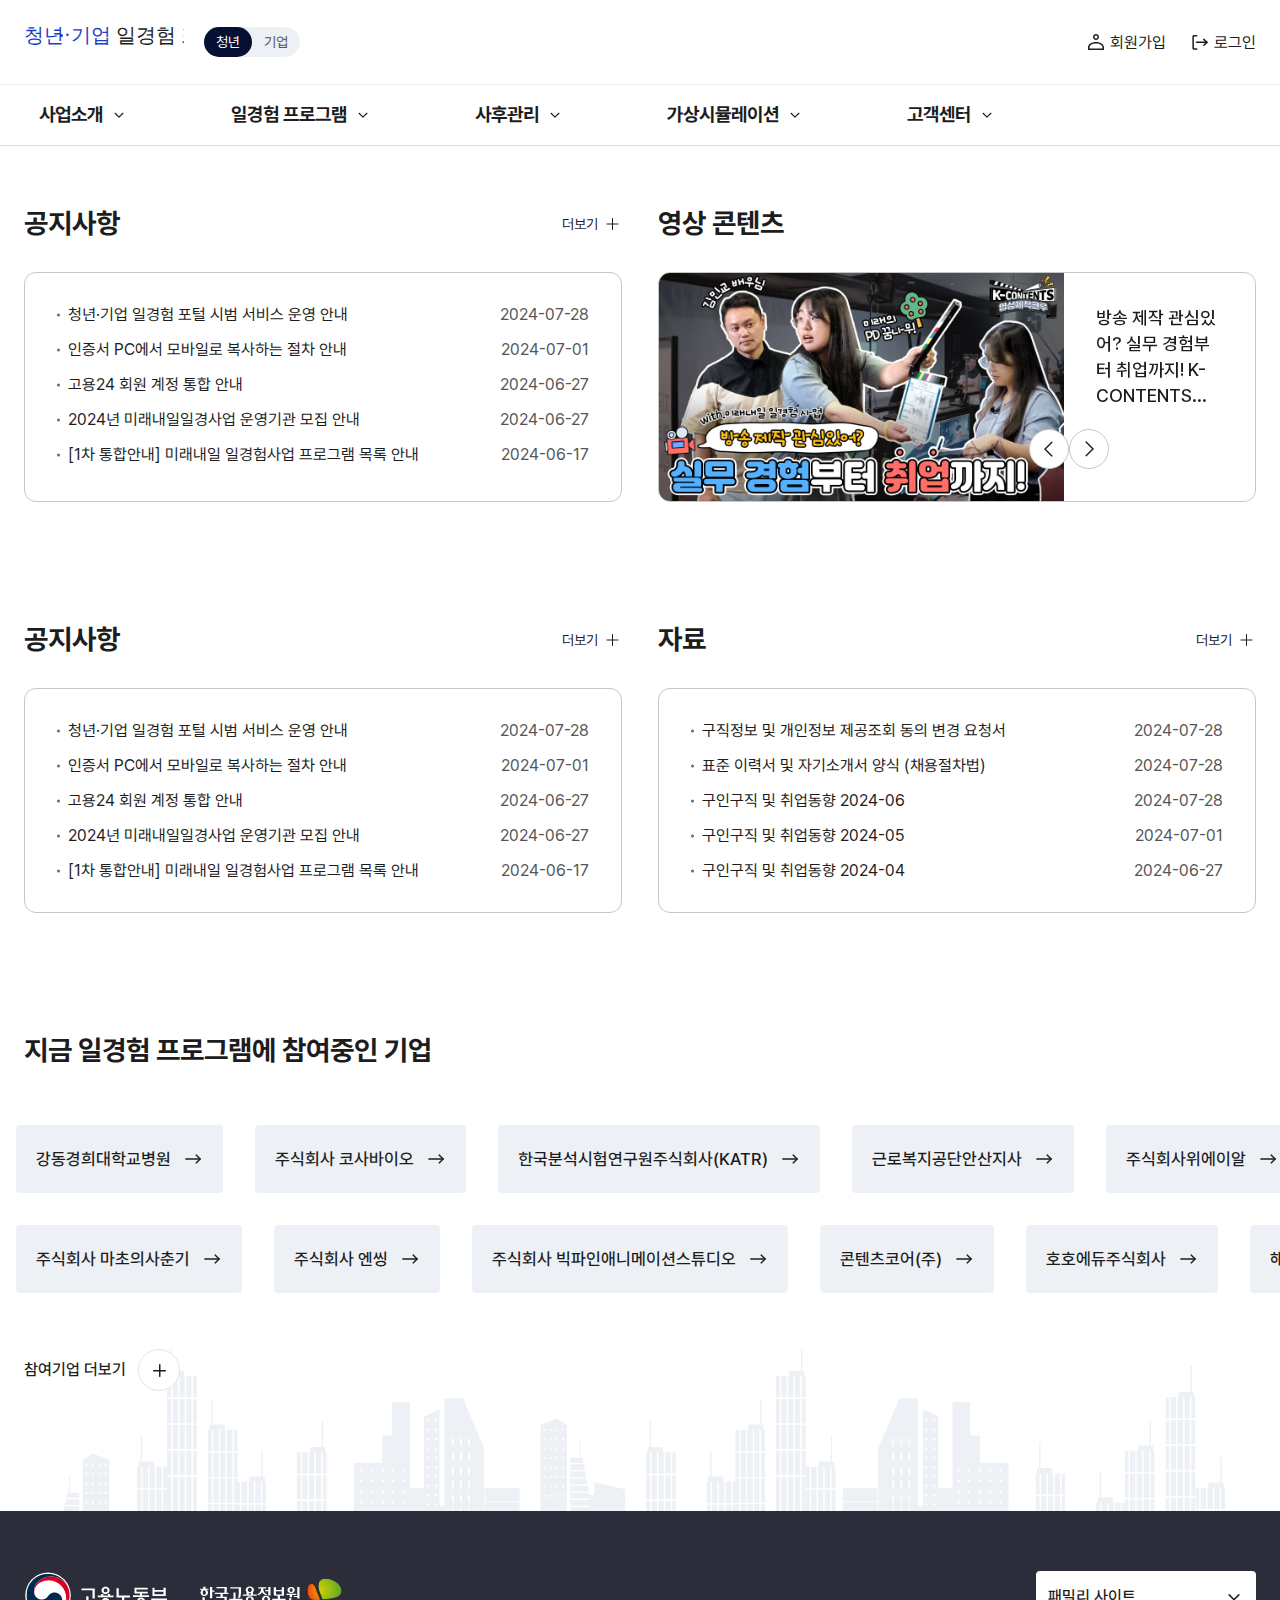
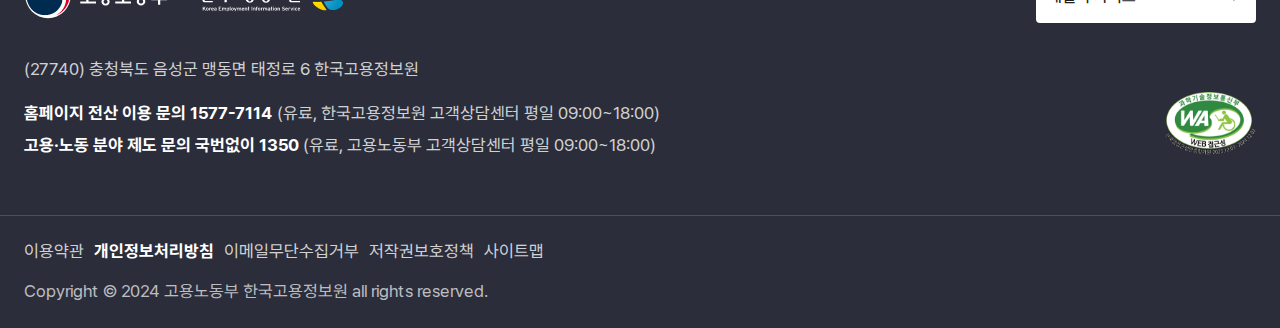
<file: workExperi/index.html>
<!DOCTYPE html>
<html lang="ko">
<head>
    <meta charset="UTF-8">
    <meta name="viewport" content="initial-scale=1.0,user-scalable=no,maximum-scale=1,width=device-width">
    <link rel="stylesheet" type="text/css" href="./css/common.css">
    <link rel="stylesheet" type="text/css" href="./css/layout.css">
    <link rel="stylesheet" type="text/css" href="./css/style.css">
    <link rel="stylesheet" href="./css/swiper-bundle.min.css">
    <title>청년·기업 일경험 포털</title>
</head>
<body>

<div class="wrapper">

    <!-- HEADER -->
    <header class="header">
        
        <!-- header-top -->
        <div class="header-top">
            <div class="wrap">

                <h1 class="logo"><a href="javascript:;"><img src="./images/common/logo.svg" alt=""></a></h1>
                <ul class="type">
                    <li class="on"><a href="javascript:;">청년</a></li>
                    <li><a href="javascript:;">기업</a></li>
                </ul>

                <ul class="util">

                    <!-- 비로그인시 -->
                    <li class="join"><a href="javascript:;">회원가입</a></li>
                    <li class="login"><a href="javascript:;">로그인</a></li>
                    <!-- //비로그인시 -->

                    <!-- 로그인시 -->
                    <!-- <li class="mypage"><a href="javascript:;">마이페이지</a></li>
                    <li class="logout"><a href="javascript:;">로그아웃</a></li> -->
                    <!-- //로그인시 -->

                </ul>
            </div>
        </div>
        <!-- // header-top -->

         <!-- header-bottom -->
         <div class="header-bottom">
            <div class="gnb_bg"></div>
            <div class="wrap">       

                <!-- gnb -->
                <nav class="gnb">
                    <ul>
                        <li>
                            <a href="javascript:;">사업소개</a>
                            <ul>
                                <li><a href="javascript:;">서비스 개요</a></li>
                                <li><a href="javascript:;">일경험 사업소개</a></li>
                            </ul>
                        </li>
                        <li>
                            <a href="javascript:;">일경험 프로그램</a>
                            <ul>
                                <li><a href="javascript:;">일경험 프로그램 소개</a></li>
                                <li><a href="javascript:;">운영기관 정보 검색</a></li>
                                <li><a href="javascript:;">참여기업 정보 검색</a></li>
                                <li><a href="javascript:;">일경험 프로그램 캘린더</a></li>
                                <li><a href="javascript:;">일경험 참여 매칭</a></li>
                                <li><a href="javascript:;">일경험 프로그램 참여 신청</a></li>
                                <li><a href="javascript:;">자가진단</a></li>
                                <li><a href="javascript:;">상담관리</a></li>
                                <li><a href="javascript:;">만족도 조사</a></li>
                            </ul>
                        </li>
                        <li>
                            <a href="javascript:;">사후관리</a>
                            <ul>
                                <li><a href="javascript:;">수료증 진위확인</a></li>
                                <li><a href="javascript:;">청년 커뮤니티</a></li>
                            </ul>
                        </li>
                        <li>
                            <a href="javascript:;">가상시뮬레이션</a>
                            <ul>
                                <li><a href="javascript:;">가상시뮬레이션 컨텐츠</a></li>
                            </ul>
                        </li>
                        <li>
                            <a href="javascript:;">고객센터</a>
                            <ul>
                                <li><a href="javascript:;">사이트 이용안내</a></li>
                                <li><a href="javascript:;">공지사항</a></li>
                                <li><a href="javascript:;">Q&A</a></li>
                                <li><a href="javascript:;">FAQ</a></li>
                                <li><a href="javascript:;">자료실</a></li>
                            </ul>
                        </li>
                    </ul>
                </nav>
                <!-- // gnb -->

                <button class="btn_menu"><span class="blind">전체메뉴 열기</span></button>
                
            </div>
        </div>
        <!-- // header-bottom -->

    </header>
    <!--// HEADER -->

    <!-- CONTAINER -->
    <main class="main container">
       
        <section class="info">
            <div class="wrap">
                <div class="notice">
                    <h2>공지사항</h2>
                    <ul class="list">
                        <li>
                            <a href="javascript:;">
                                <span class="tit">청년·기업 일경험 포털 시범 서비스 운영 안내</span>
                                <span class="date">2024-07-28</span>
                            </a>
                        </li>
                        <li>
                            <a href="javascript:;">
                                <span class="tit">인증서 PC에서 모바일로 복사하는 절차 안내</span>
                                <span class="date">2024-07-01</span>
                            </a>
                        </li>
                        <li>
                            <a href="javascript:;">
                                <span class="tit">고용24 회원 계정 통합 안내</span>
                                <span class="date">2024-06-27</span>
                            </a>
                        </li>
                        <li>
                            <a href="javascript:;">
                                <span class="tit">2024년 미래내일일경사업 운영기관 모집 안내</span>
                                <span class="date">2024-06-27</span>
                            </a>
                        </li>
                        <li>
                            <a href="javascript:;">
                                <span class="tit">[1차 통합안내] 미래내일 일경험사업 프로그램 목록 안내</span>
                                <span class="date">2024-06-17</span>
                            </a>
                        </li>
                    </ul>
                    <a href="javascript:;" class="btn_more">더보기</a>
                </div>
                <div class="video">
                    <h2>영상 콘텐츠</h2>
                    <div class="swiper">
                        <div class="swiper-wrapper">
                            <div class="swiper-slide">
                                <a href="javascript:;">
                                    <div class="img"><img src="./images/@sample.png" alt=""></div>
                                    <div class="txt"><span>방송 제작 관심있어? 실무 경험부터 취업까지! K-CONTENTS...</span></div>
                                </a>
                            </div>
                            <div class="swiper-slide">
                                <a href="javascript:;">
                                    <div class="img"><img src="./images/@sample.png" alt=""></div>
                                    <div class="txt"><span>방송 제작 관심있어? 실무 경험부터 취업까지! 222...</span></div>
                                </a>
                            </div>
                            <div class="swiper-slide">
                                <a href="javascript:;">
                                    <div class="img"><img src="./images/@sample.png" alt=""></div>
                                    <div class="txt"><span>방송 제작 관심있어?3333! K-CONTENTS...</span></div>
                                </a>
                            </div>
                        </div>
                        <div class="swiper-controller">
                            <button class="swiper-button-prev"><span class="blind">이전</span></button>
                            <div class="swiper-pagination"></div>
                            <button class="swiper-button-next"><span class="blind">다음</span></button>
                        </div>
                    </div>
                </div>
            </div>
        </section>

        <section class="info">
            <div class="wrap">
                <div class="notice">
                    <h2>공지사항</h2>
                    <ul class="list">
                        <li>
                            <a href="javascript:;">
                                <span class="tit">청년·기업 일경험 포털 시범 서비스 운영 안내</span>
                                <span class="date">2024-07-28</span>
                            </a>
                        </li>
                        <li>
                            <a href="javascript:;">
                                <span class="tit">인증서 PC에서 모바일로 복사하는 절차 안내</span>
                                <span class="date">2024-07-01</span>
                            </a>
                        </li>
                        <li>
                            <a href="javascript:;">
                                <span class="tit">고용24 회원 계정 통합 안내</span>
                                <span class="date">2024-06-27</span>
                            </a>
                        </li>
                        <li>
                            <a href="javascript:;">
                                <span class="tit">2024년 미래내일일경사업 운영기관 모집 안내</span>
                                <span class="date">2024-06-27</span>
                            </a>
                        </li>
                        <li>
                            <a href="javascript:;">
                                <span class="tit">[1차 통합안내] 미래내일 일경험사업 프로그램 목록 안내</span>
                                <span class="date">2024-06-17</span>
                            </a>
                        </li>
                    </ul>
                    <a href="javascript:;" class="btn_more">더보기</a>
                </div>
                <div class="reference">
                    <h2>자료</h2>
                    <ul class="list">
                        <li>
                            <a href="javascript:;">
                                <span class="tit">구직정보 및 개인정보 제공조회 동의 변경 요청서</span>
                                <span class="date">2024-07-28</span>
                            </a>
                        </li>
                        <li>
                            <a href="javascript:;">
                                <span class="tit">표준 이력서 및 자기소개서 양식 (채용절차법)</span>
                                <span class="date">2024-07-28</span>
                            </a>
                        </li>
                        <li>
                            <a href="javascript:;">
                                <span class="tit">구인구직 및 취업동향 2024-06</span>
                                <span class="date">2024-07-28</span>
                            </a>
                        </li>
                        <li>
                            <a href="javascript:;">
                                <span class="tit">구인구직 및 취업동향 2024-05</span>
                                <span class="date">2024-07-01</span>
                            </a>
                        </li>
                        <li>
                            <a href="javascript:;">
                                <span class="tit">구인구직 및 취업동향 2024-04</span>
                                <span class="date">2024-06-27</span>
                            </a>
                        </li>
                    </ul>
                    <a href="javascript:;" class="btn_more">더보기</a>
                </div>
            </div>
        </section>

        <section class="company" id="section04">
            <div class="wrap">
                <h2>지금 일경험 프로그램에 참여중인 기업</h2>
            </div>
            <div class="marquee">
                <div class="marquee_group">
                    <ul>
                        <li><a href="javascript:;">강동경희대학교병원</a></li>
                        <li><a href="javascript:;">주식회사 코사바이오</a></li>
                        <li><a href="javascript:;">한국분석시험연구원주식회사(KATR)</a></li>
                        <li><a href="javascript:;">근로복지공단안산지사</a></li>
                        <li><a href="javascript:;">주식회사위에이알</a></li>
                        <li><a href="javascript:;">창조원주식회사</a></li>
                        <li><a href="javascript:;">안산조경개발 주식회사</a></li>
                        <li><a href="javascript:;">주식회사 에코피플</a></li>
                    </ul>
                    <ul>
                        <li><a href="javascript:;">주식회사 마초의사춘기</a></li>
                        <li><a href="javascript:;">주식회사 엔씽</a></li>
                        <li><a href="javascript:;">주식회사 빅파인애니메이션스튜디오</a></li>
                        <li><a href="javascript:;">콘텐츠코어(주)</a></li>
                        <li><a href="javascript:;">호호에듀주식회사</a></li>
                        <li><a href="javascript:;">해운대래미안어린이집</a></li>
                        <li><a href="javascript:;">나무야어린이집</a></li>
                        <li><a href="javascript:;">연제구 쌍용거제아시아드 어린이집</a></li>
                    </ul>
                </div>
                <div class="marquee_group">
                    <ul>
                        <li><a href="javascript:;">강동경희대학교병원</a></li>
                        <li><a href="javascript:;">주식회사 코사바이오</a></li>
                        <li><a href="javascript:;">한국분석시험연구원주식회사(KATR)</a></li>
                        <li><a href="javascript:;">근로복지공단안산지사</a></li>
                        <li><a href="javascript:;">주식회사위에이알</a></li>
                        <li><a href="javascript:;">창조원주식회사</a></li>
                        <li><a href="javascript:;">안산조경개발 주식회사</a></li>
                        <li><a href="javascript:;">주식회사 에코피플</a></li>
                    </ul>
                    <ul>
                        <li><a href="javascript:;">주식회사 마초의사춘기</a></li>
                        <li><a href="javascript:;">주식회사 엔씽</a></li>
                        <li><a href="javascript:;">주식회사 빅파인애니메이션스튜디오</a></li>
                        <li><a href="javascript:;">콘텐츠코어(주)</a></li>
                        <li><a href="javascript:;">호호에듀주식회사</a></li>
                        <li><a href="javascript:;">해운대래미안어린이집</a></li>
                        <li><a href="javascript:;">나무야어린이집</a></li>
                        <li><a href="javascript:;">연제구 쌍용거제아시아드 어린이집</a></li>
                    </ul>
                </div>
            </div>  
            <div class="wrap">
                <a href="javascript:;" class="btn_more">참여기업 더보기</a>
            </div>
        </section>

    </main>
    <!-- // CONTAINER -->

    <!-- FOOTER -->
    <footer class="footer">
        <div class="footer-top">
            <div class="wrap">
                <ul class="logo">
                    <li><a href="javascript:;"><img src="./images/common/logo-moel.png" alt="고용노동부"></a></li>
                    <li><a href="javascript:;"><img src="./images/common/logo-keis.png" alt="한국고용정보원"></a></li>
                </ul>
                <p class="address">(27740) 충청북도 음성군 맹동면 태정로 6 한국고용정보원</p>
                <ul class="number">
                    <li>
                        <strong>홈페이지 전산 이용 문의 1577-7114</strong>
                        <span>(유료, 한국고용정보원 고객상담센터 평일 09:00~18:00)</span>
                    </li>
                    <li>
                        <strong>고용·노동 분야 제도 문의 국번없이 1350</strong>
                        <span>(유료, 고용노동부 고객상담센터 평일 09:00~18:00)</span>
                    </li>
                </ul>
                <div class="family-site">
                    <button href="javascript:;">패밀리 사이트</button>
                </div>
                <a href="javascript:;" class="wa"><img src="./images/common/logo-wa.png" alt="웹접근성"></a>
            </div>
        </div>
        <div class="footer-bottom">
            <div class="wrap">
                <ul class="link">
                    <li><a href="javascript:;">이용약관</a></li>
                    <li><a href="javascript:;"><strong>개인정보처리방침</strong></a></li>
                    <li><a href="javascript:;">이메일무단수집거부</a></li>
                    <li><a href="javascript:;">저작권보호정책</a></li>
                    <li><a href="javascript:;">사이트맵</a></li>
                </ul>
                <p class="copyright">Copyright © 2024 고용노동부 한국고용정보원 all rights reserved.</p>
            </div>
        </div>
    </footer>
    <!-- // FOOTER -->

</div>

<script src="./js/jquery-1.12.4.min.js"></script>
<script src="./js/swiper-bundle.min.js"></script>
<script src="./js/common.js"></script>
</body>
</html>
</file>
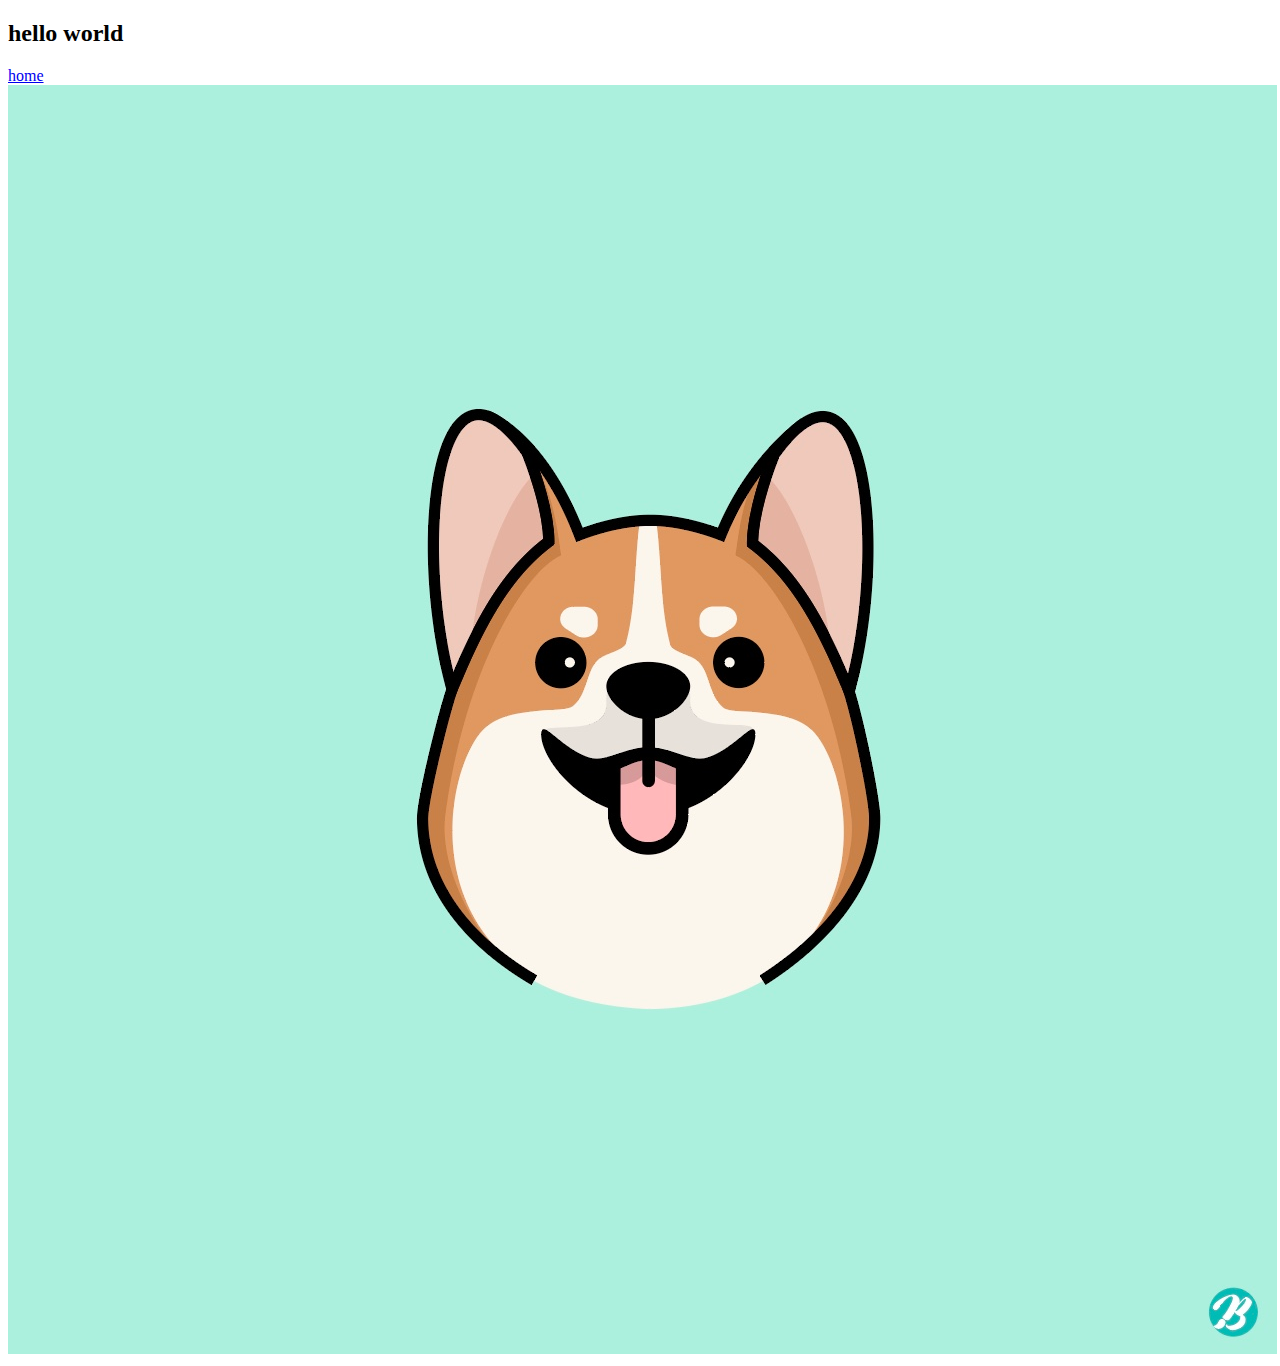
<file: menuHtml/test.html>
<!DOCTYPE html>
<html lang="ko">
<head>
    <meta charset="UTF-8">
    <meta name="viewport" content="width=device-width, initial-scale=1.0">
    <title>Document</title>
</head>
<script src="https://code.jquery.com/jquery-3.6.0.min.js"></script>
<script src="menuInclude.js"></script>

<body>
    <h2>hello world</h2>
    <div id="menu1"></div>
	<img src="../corgi1.jpg">
</body>
</html>
</file>
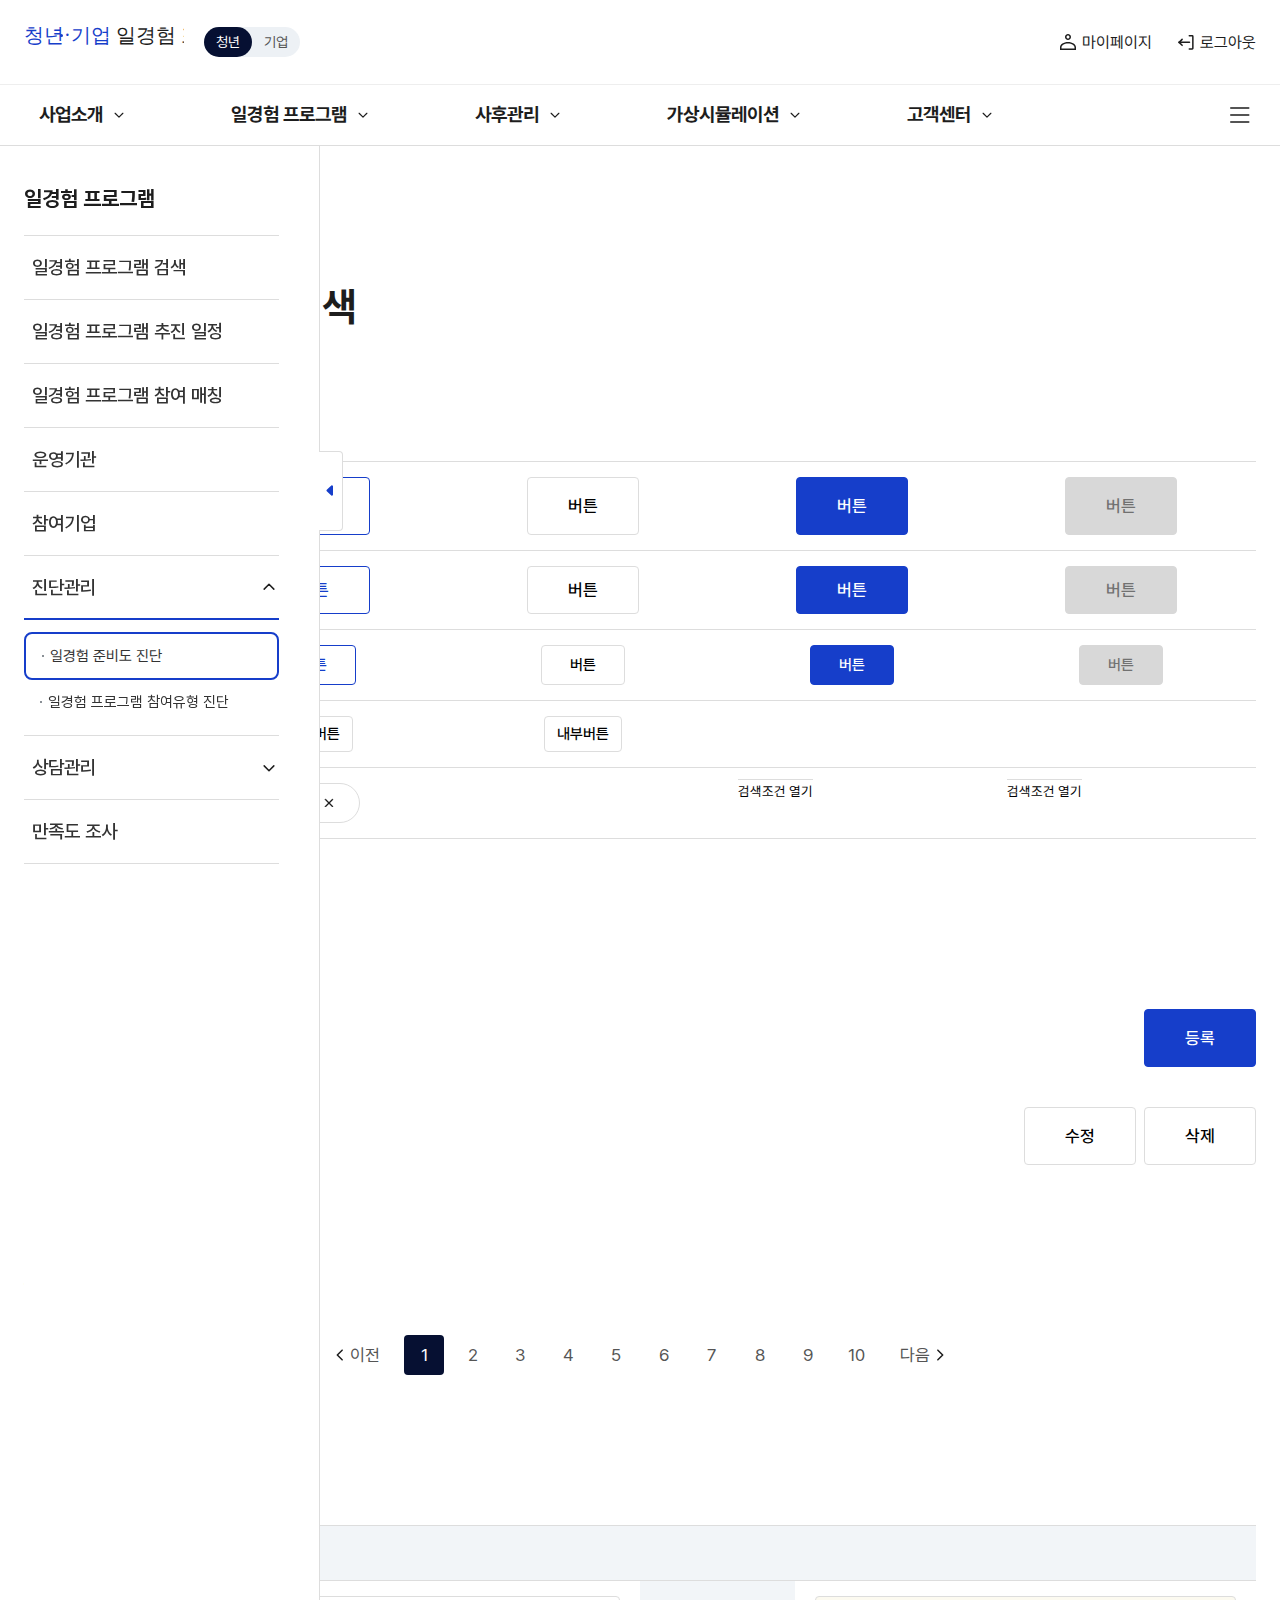
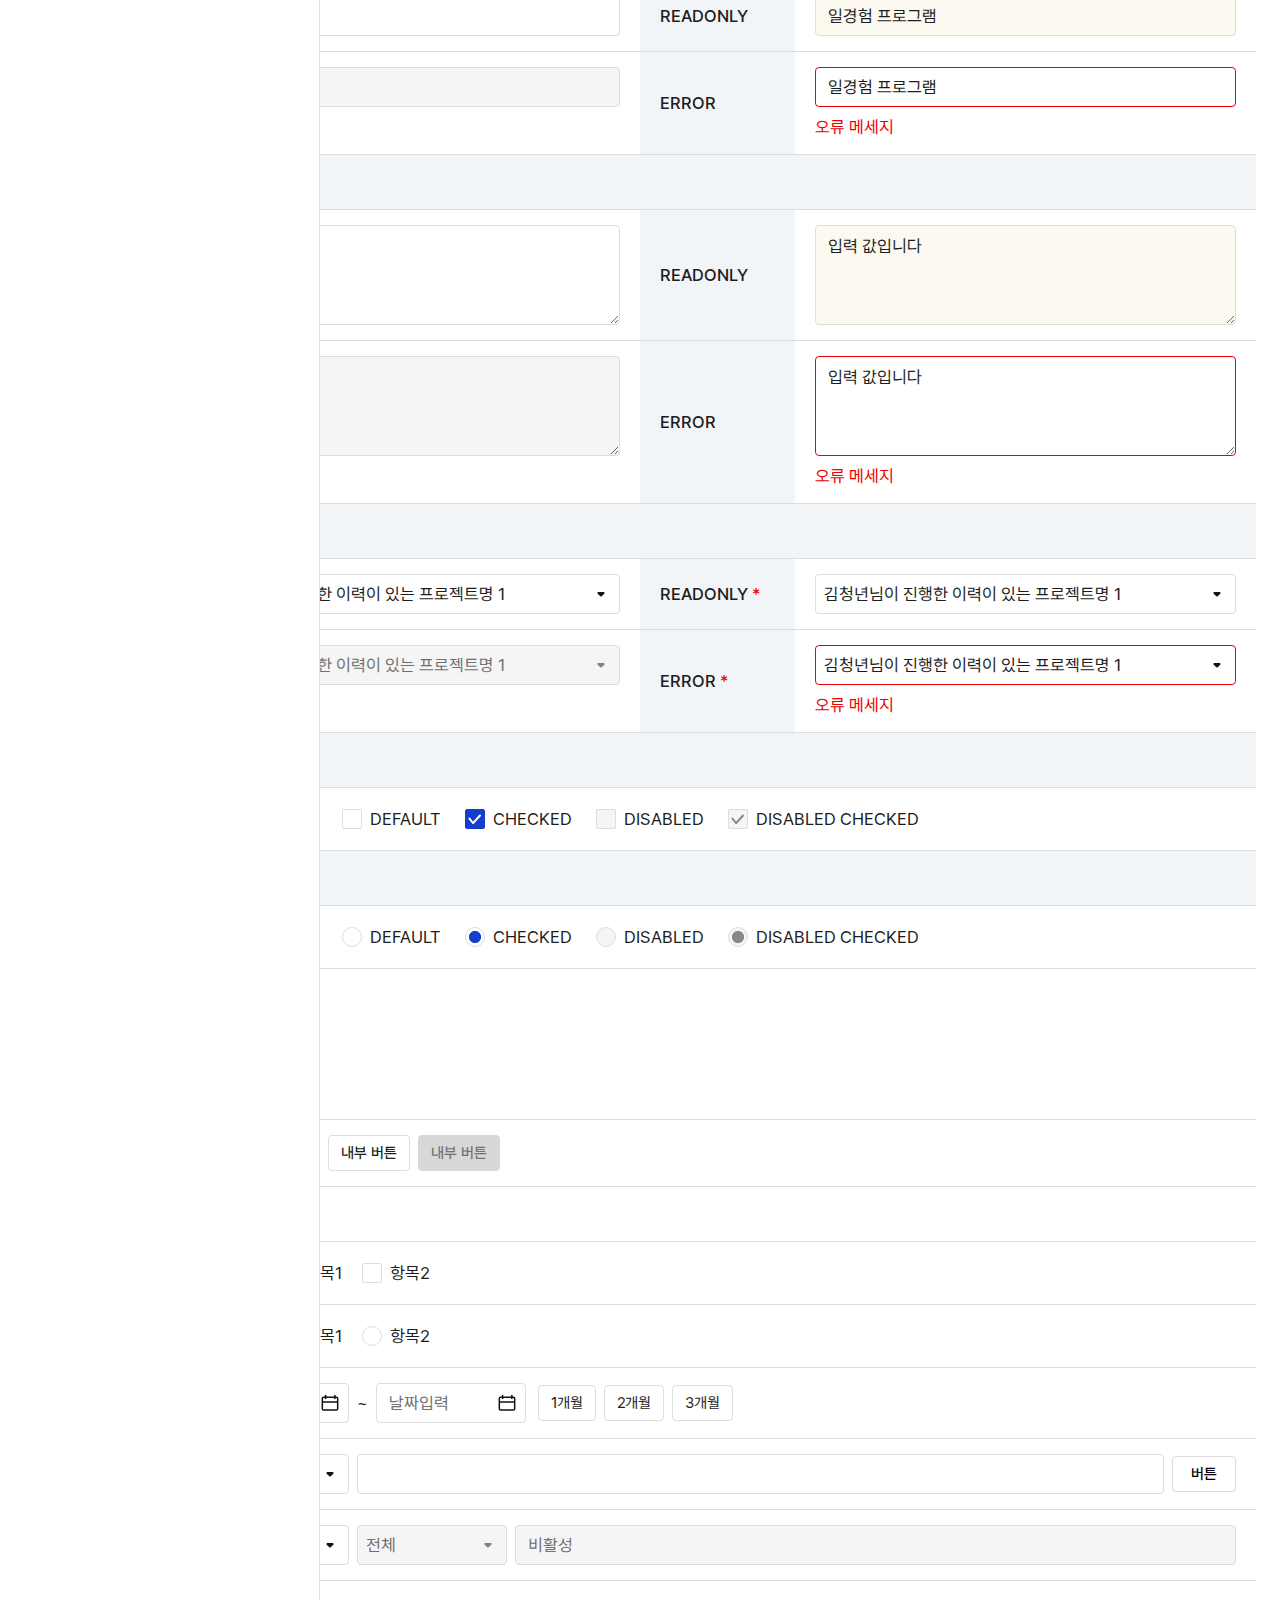
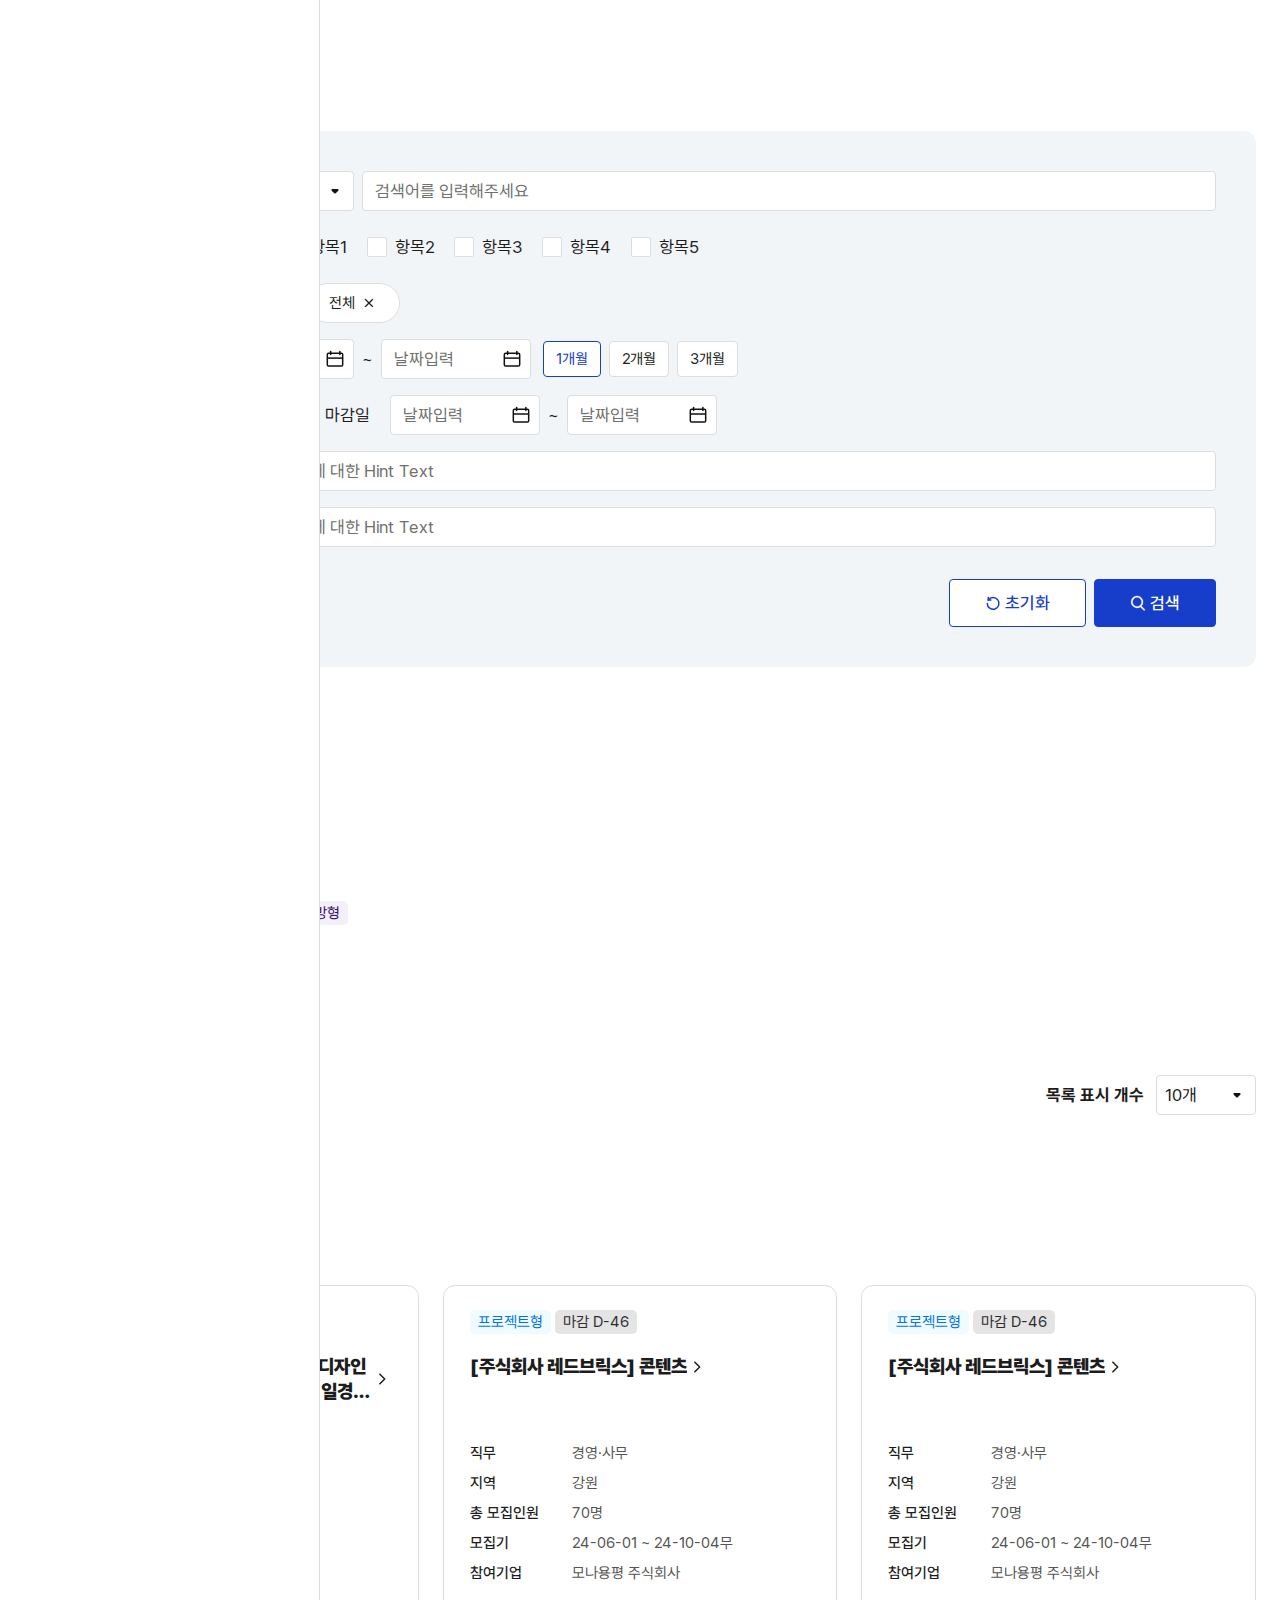
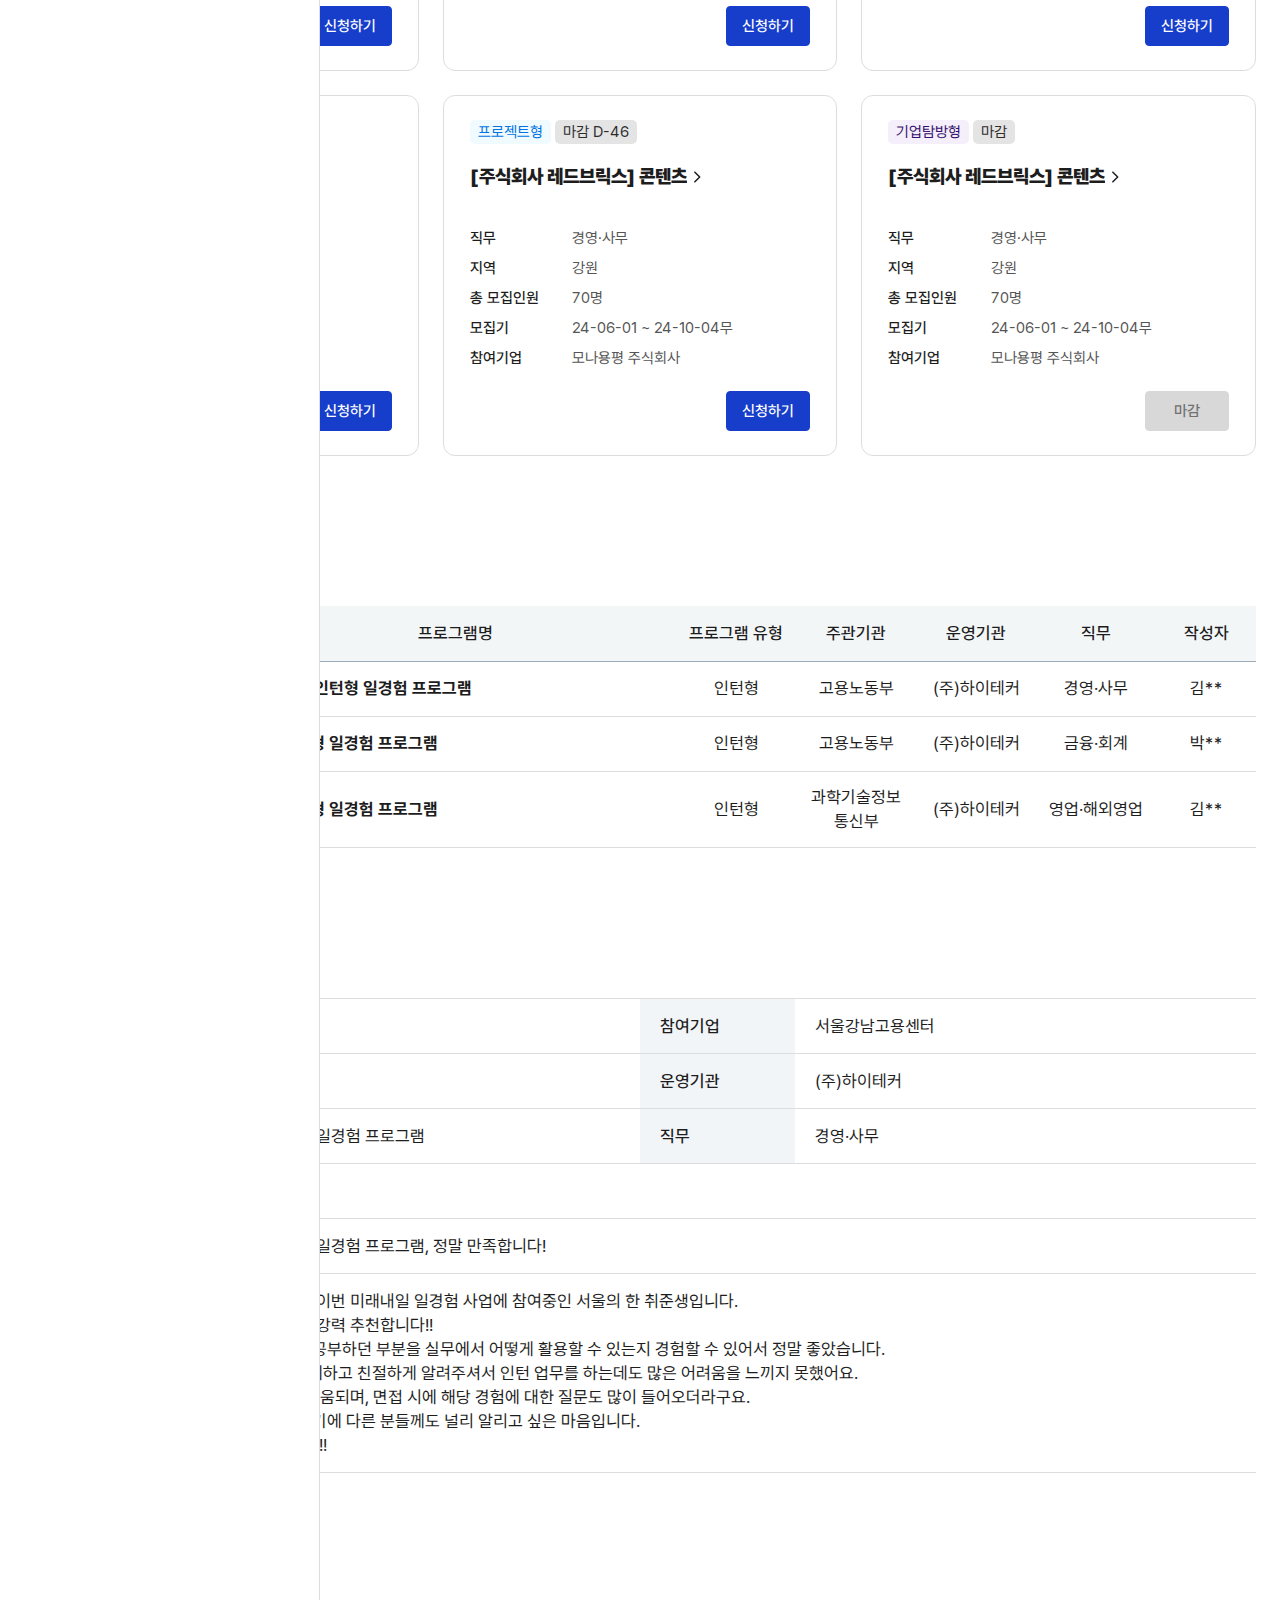
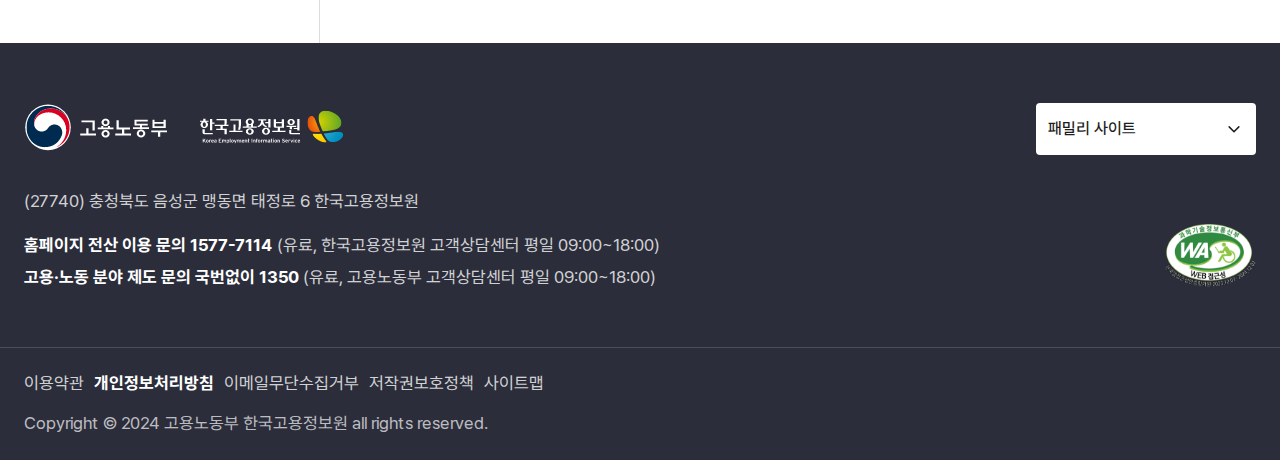
<file: workExperi/component.html>
<!DOCTYPE html>
<html lang="ko">
<head>
    <meta charset="UTF-8">
    <meta name="viewport" content="initial-scale=1.0,user-scalabel=no,maximum-scale=1,width=device-width">
    <link rel="stylesheet" type="text/css" href="./css/common.css">
    <link rel="stylesheet" type="text/css" href="./css/swiper-bundle.min.css">
    <link rel="stylesheet" type="text/css" href="./css/jquery-ui.min.css">
    <link rel="stylesheet" type="text/css" href="./css/layout.css">
    <link rel="stylesheet" type="text/css" href="./css/style.css">
    <title>청년·기업 일경험 포털</title>
</head>
<body>

<div class="wrapper">

    <!-- HEADER -->
    <header class="header">
        
        <div class="header-top">
            <div class="wrap">

                <h1 class="logo"><a href="javascript:;"><img src="./images/common/logo.svg" alt=""></a></h1>
                <ul class="type">
                    <li class="on"><a href="javascript:;">청년</a></li>
                    <li><a href="javascript:;">기업</a></li>
                </ul>

                <button class="btn-menu mob"><span class="blind">전체메뉴 열기</span></button><!-- 모바일용 메뉴 버튼 -->

                <ul class="util">

                    <!-- 비로그인시 -->
                    <!-- <li class="join"><a href="javascript:;">회원가입</a></li>
                    <li class="login"><a href="javascript:;">로그인</a></li> -->
                    <!-- //비로그인시 -->

                    <!-- 로그인시 -->
                    <li class="mypage">
                        <a href="javascript:;">마이페이지</a>
                        <a href="javascript:;" class="txt">김청년 님 안녕하세요!</a>
                    </li>
                    <li class="logout"><a href="javascript:;">로그아웃</a></li>
                    <!-- //로그인시 -->

                </ul>

            </div>
        </div>

        <div class="header-bottom">
            <div class="gnb_bg"></div>
            <div class="wrap">       

                <!-- GNB -->
                <nav class="gnb">
                    <ul>
                        <li>
                            <a href="javascript:;">사업소개</a>
                            <ul>
                                <li><a href="javascript:;">플랫폼 소개</a></li>
                                <li><a href="javascript:;">일경험 사업소개</a></li>
                            </ul>
                        </li>
                        <li>
                            <a href="javascript:;">일경험 프로그램</a>
                            <ul>
                                <li><a href="javascript:;">일경험 프로그램 검색</a></li>
                                <li><a href="javascript:;">일경험 프로그램 추진 일정</a></li>
                                <li><a href="javascript:;">일경험 참여 매칭</a></li>
                                <li><a href="javascript:;">운영기관</a></li>
                                <li><a href="javascript:;">참여기업</a></li>
                                <li><a href="javascript:;">진단관리</a></li>
                                <li><a href="javascript:;">상담관리</a></li>
                                <li><a href="javascript:;">만족도 조사</a></li>
                            </ul>
                        </li>
                        <li>
                            <a href="javascript:;">사후관리</a>
                            <ul>
                                <li><a href="javascript:;">수료증 진위확인</a></li>
                                <li><a href="javascript:;">청년 커뮤니티</a></li>
                            </ul>
                        </li>
                        <li>
                            <a href="javascript:;">가상시뮬레이션</a>
                            <ul>
                                <li><a href="javascript:;">VR 직업체험</a></li>
                                <li><a href="javascript:;">직업 동영상</a></li>
                            </ul>
                        </li>
                        <li>
                            <a href="javascript:;">고객센터</a>
                            <ul>
                                <li><a href="javascript:;">사이트 이용안내</a></li>
                                <li><a href="javascript:;">공지사항</a></li>
                                <li><a href="javascript:;">Q&A</a></li>
                                <li><a href="javascript:;">FAQ</a></li>
                                <li><a href="javascript:;">자료실</a></li>
                            </ul>
                        </li>
                    </ul>
                </nav>
                <!-- // GNB -->

                <button class="btn-menu"><span class="blind">전체메뉴 열기</span></button>

            </div>
        </div>

        <div class="mob-menu">

            <!-- GNB -->
            <nav class="gnb">
                <ul>
                    <li>
                        <a href="javascript:;" >사업소개</a>
                        <ul>
                            <li><a href="javascript:;">플랫폼 소개</a></li>
                            <li><a href="javascript:;">일경험 사업소개</a></li>
                        </ul>
                    </li>
                    <li class="is-expanded">
                        <a href="javascript:;">일경험 프로그램</a>
                        <ul>
                            <li><a href="javascript:;">일경험 프로그램 검색</a></li>
                            <li><a href="javascript:;">일경험 프로그램 추진 일정</a></li>
                            <li><a href="javascript:;">일경험 참여 매칭</a></li>
                            <li><a href="javascript:;">운영기관</a></li>
                            <li><a href="javascript:;">참여기업</a></li>
                            <li class="depth"><!-- 2depth 하위메뉴 있을시 .depth 클래스 추가 -->
                                <a href="javascript:;">진단관리</a>
                                <ul>
                                    <li><a href="javascript:;">진단관리1</a></li>
                                    <li><a href="javascript:;">진단관리2</a></li>
                                    <li><a href="javascript:;">진단관리3</a></li>
                                </ul>
                            </li>
                            <li><a href="javascript:;">상담관리</a></li>
                            <li><a href="javascript:;">만족도 조사</a></li>
                        </ul>
                    </li>
                    <li>
                        <a href="javascript:;">사후관리</a>
                        <ul>
                            <li><a href="javascript:;">수료증 진위확인</a></li>
                            <li><a href="javascript:;">청년 커뮤니티</a></li>
                        </ul>
                    </li>
                    <li>
                        <a href="javascript:;">가상 시뮬레이션</a>
                        <ul>
                            <li><a href="javascript:;">VR 직업체험</a></li>
                            <li><a href="javascript:;">직업 동영상</a></li>
                        </ul>
                    </li>
                    <li>
                        <a href="javascript:;">고객센터</a>
                        <ul>
                            <li><a href="javascript:;">사이트 이용안내</a></li>
                            <li><a href="javascript:;">공지사항</a></li>
                            <li><a href="javascript:;">Q&A</a></li>
                            <li><a href="javascript:;">FAQ</a></li>
                            <li><a href="javascript:;">자료실</a></li>
                        </ul>
                    </li>
                </ul>
            </nav>
            <!-- // GNB -->
        </div>

    </header>
    <!--// HEADER -->

    <!-- CONTAINER -->
    <main class="container">
       <div class="wrap">
            
        <div class="lnb">
            <div class="wrap">

                 <!-- LNB -->
                <nav>
                    <h2>일경험 프로그램</h2>
                    
                    <ul>
                        <li><a href="javascript:;">일경험 프로그램 검색</a></li><!-- 뎁스 상관없이 현재 페이지에 li class="on" -->
                        <li><a href="javascript:;">일경험 프로그램 추진 일정</a></li>
                        <li><a href="javascript:;">일경험 프로그램 참여 매칭</a></li>
                        <li><a href="javascript:;">운영기관</a></li>
                        <li><a href="javascript:;">참여기업</a></li>
                        <li class="depth on is-expanded"><!-- 2depth 하위메뉴 있을시 .depth 클래스 추가 -->
                            <a href="javascript:;">진단관리</a>
                            <ul>
                                <li class="on"><a href="javascript:;">일경험 준비도 진단</a></li>
                                <li><a href="javascript:;">일경험 프로그램 참여유형 진단</a></li>
                            </ul>
                        </li>
                        <li class="depth">
                            <a href="javascript:;">상담관리</a>
                            <ul>
                                <li><a href="javascript:;">고충 상담</a></li>
                                <li><a href="javascript:;">기업 멘토 상담</a></li>
                            </ul>
                        </li>
                        <li><a href="javascript:;">만족도 조사</a></li>
                    </ul>
                    <a href="javascript:;" class="btn-lnb"><span class="blind">메뉴 닫기</span></a>
                </nav>
                <!-- // LNB -->
                 
            </div>
        </div>

            <!-- CONTENT -->
            <div class="content">

                <!-- TOP -->
                <div class="content-top">
                    <div class="location">
                        <ul>
                            <li class="home"><a href="javascript:;">홈</a></li>
                            <li><a href="javascript:;">일경험 프로그램</a></li>
                        </ul>
                    </div>

                    <h3>일경험 프로그램 검색</h3>
                </div>
                <!-- // TOP -->

                <!-- BODY -->
                <div class="content-body">

                    <div class="component-box">

                        <h3 class="component-tit">버튼</h3>

                        <div class="tbl">
                            <table>
                                <colgroup>
                                    <col style="width:155px;">
                                    <col>
                                    <col>
                                    <col>
                                </colgroup>
                                <tbody>
                                    <tr>
                                        <th class="w100">LG(56)</th>
                                        <td><button class="btn primary-line lg">버튼</button></td>
                                        <td><button class="btn normal-line lg">버튼</button></td>
                                        <td><button class="btn primary-color lg">버튼</button></td>
                                        <td><button class="btn lg" disabled>버튼</button></td>
                                    </tr>
                                    <tr>
                                        <th class="w100">MD(48)</th>
                                        <td><button class="btn primary-line md">버튼</button></td>
                                        <td><button class="btn normal-line md">버튼</button></td>
                                        <td><button class="btn primary-color md">버튼</button></td>
                                        <td><button class="btn md" disabled>버튼</button></td>
                                    </tr>
                                    <tr>
                                        <th class="w100">SM(40)</th>
                                        <td><button class="btn primary-line sm">버튼</button></td>
                                        <td><button class="btn normal-line sm">버튼</button></td>
                                        <td><button class="btn primary-color sm">버튼</button></td>
                                        <td><button class="btn sm" disabled>버튼</button></td>
                                    </tr>
                                    <tr>
                                        <th class="w100">XS(36)</th>
                                        <td><button class="btn normal-line xs">내부버튼</button></td>
                                        <td><button class="btn normal-line xs">내부버튼</button></td>
                                        <td></td>
                                        <td></td>
                                    </tr>
                                    <tr>
                                        <th class="w100">ETC</th>
                                        <td><span class="btn-hash">전체<button class="btn-close"><span class="blind">삭제</span></button></span></td>
                                        <td></td>
                                        <td><button class="btn-toggle">검색조건 열기</button></td>
                                        <td><button class="btn-toggle is-expanded">검색조건 열기</button></td>
                                    </tr>
                                </tbody>
                            </table>
                        </div>
                    </div>  

                    <div class="component-box">

                        <h3 class="component-tit">버튼 정렬</h3>

                        <div class="btn-group">
                            <button class="btn primary-color lg fr">등록</button>
                        </div>

                        <div class="btn-group">
                            <button class="btn normal-line lg fl">목록</button>
                            <button class="btn normal-line lg fr">삭제</button>
                            <button class="btn normal-line lg fr">수정</button>
                        </div>

                    </div>

                    <div class="component-box">
                        
                        <h3 class="component-tit">페이지네이션</h3>

                        <!-- PAGINATION : 현재 페이지에 li class="on" -->
                        <div class="pagination">
                            <a href="javascript:;" class="prev">이전</a>
                            <ul>
                                <li class="on"><a href="javascript:;">1</a></li>
                                <li><a href="javascript:;">2</a></li>
                                <li><a href="javascript:;">3</a></li>
                                <li><a href="javascript:;">4</a></li>
                                <li><a href="javascript:;">5</a></li>
                                <li><a href="javascript:;">6</a></li>
                                <li><a href="javascript:;">7</a></li>
                                <li><a href="javascript:;">8</a></li>
                                <li><a href="javascript:;">9</a></li>
                                <li><a href="javascript:;">10</a></li>
                            </ul>
                            <a href="javascript:;" class="next">다음</a>
                        </div>
                        <!-- // PAGINATION -->
                    </div>

                    
                    <div class="component-box">

                        <h3 class="component-tit">FORM</h3>

                        <div class="tbl">
                            <table>
                                <colgroup>
                                    <col style="width:155px;">
                                    <col>
                                    <col style="width:155px;">
                                    <col>
                                </colgroup>
                                <tbody>
                                    <tr>
                                        <th colspan="4">INPUT</th>
                                    </tr>
                                    <tr>
                                        <th>DEFAULT<i class="req">*</i></th>
                                        <td>
                                            <div class="ipt">
                                                <input type="text" value="일경험 프로그램">
                                                <button class="btn-del"><span class="blind">지우기</span></button>
                                            </div>
                                        </td>
                                        <th>READONLY</th>
                                        <td>
                                            <div class="ipt">
                                                <input type="text" value="일경험 프로그램" readonly>
                                                <button class="btn-del"><span class="blind">지우기</span></button>
                                            </div>
                                        </td>
                                    </tr>
                                    <tr>
                                        <th>DISABLED</th>
                                        <td>
                                            <div class="ipt">
                                                <input type="text" value="일경험 프로그램" disabled>
                                                <button class="btn-del"><span class="blind">지우기</span></button>
                                            </div>
                                        </td>
                                        <th>ERROR</th>
                                        <td>
                                            <div class="ipt err"><!-- 오류 시 err 클래스 추가 -->
                                                <input type="text" value="일경험 프로그램">
                                                <button class="btn-del"><span class="blind">지우기</span></button>
                                            </div>
                                            <p class="err-msg">오류 메세지</p>
                                        </td>
                                    </tr>
                                    <tr>
                                        <th colspan="4">TEXTAREA</th>
                                    </tr>
                                    <tr>
                                        <th>DEFAULT<i class="req">*</i></th>
                                        <td>
                                            <div class="txtarea"><textarea>입력 값입니다</textarea></div>
                                        </td>
                                        <th>READONLY</th>
                                        <td>
                                            <div class="txtarea"><textarea readonly>입력 값입니다</textarea></div>
                                        </td>
                                    </tr>
                                    <tr>
                                        <th>DISABLED</th>
                                        <td>
                                            <div class="txtarea"><textarea disabled>입력 값입니다</textarea></div>
                                        </td>
                                        <th>ERROR</th>
                                        <td>
                                            <div class="txtarea err"><textarea>입력 값입니다</textarea></div><!-- 오류 시 err 클래스 추가 -->
                                            <p class="err-msg">오류 메세지</p>
                                        </td>
                                    </tr>
                                    <tr>
                                        <th colspan="4">SELECT</th>
                                    </tr>
                                    <tr>
                                        <th>DEFAULT<i class="req">*</i></th>
                                        <td>
                                            <div class="sel">
                                                <select name="" id="">
                                                    <option value="1">김청년님이 진행한 이력이 있는 프로젝트명 1</option>
                                                    <option value="2">김청년님이 진행한 이력이 있는 프로젝트명 2</option>
                                                    <option value="3">김청년님이 진행한 이력이 있는 프로젝트명 3</option>
                                                </select>
                                            </div>
                                        </td>
                                        <th>READONLY<i class="req">*</i></th>
                                        <td>
                                            <div class="sel">
                                                <select name="" id="" readonly>
                                                    <option value="1">김청년님이 진행한 이력이 있는 프로젝트명 1</option>
                                                    <option value="2">김청년님이 진행한 이력이 있는 프로젝트명 2</option>
                                                    <option value="3">김청년님이 진행한 이력이 있는 프로젝트명 3</option>
                                                </select>
                                            </div>
                                        </td>
                                    </tr>
                                    <tr>
                                        <th>DISABLED<i class="req">*</i></th>
                                        <td>
                                            <div class="sel">
                                                <select name="" id="" disabled>
                                                    <option value="1">김청년님이 진행한 이력이 있는 프로젝트명 1</option>
                                                    <option value="2">김청년님이 진행한 이력이 있는 프로젝트명 2</option>
                                                    <option value="3">김청년님이 진행한 이력이 있는 프로젝트명 3</option>
                                                </select>
                                            </div>
                                        </td>
                                        <th>ERROR<i class="req">*</i></th>
                                        <td>
                                            <div class="sel err"><!-- 오류 시 err 클래스 추가 -->
                                                <select name="" id="">
                                                    <option value="1">김청년님이 진행한 이력이 있는 프로젝트명 1</option>
                                                    <option value="2">김청년님이 진행한 이력이 있는 프로젝트명 2</option>
                                                    <option value="3">김청년님이 진행한 이력이 있는 프로젝트명 3</option>
                                                </select>
                                            </div>
                                            <p class="err-msg">오류 메세지</p>
                                        </td>
                                    </tr>
                                    <tr>
                                        <th colspan="4">CHECKBOX</th>
                                    </tr>
                                    <tr>
                                        <td colspan="4">
                                            <label class="chk"><input type="checkbox"><span>DEFAULT</span></label>
                                            <label class="chk"><input type="checkbox" checked><span>CHECKED</span></label>
                                            <label class="chk"><input type="checkbox" disabled><span>DISABLED</span></label>
                                            <label class="chk"><input type="checkbox" checked disabled><span>DISABLED CHECKED</span></label>
                                        </td>
                                    </tr>
                                    <tr>
                                        <th colspan="4">RADIO BUTTON</th>
                                    </tr>
                                    <tr>
                                        <td colspan="4">
                                            <label class="rdo"><input type="radio" name="radio1"><span>DEFAULT</span></label>
                                            <label class="rdo"><input type="radio" name="radio1" checked><span>CHECKED</span></label>
                                            <label class="rdo"><input type="radio" name="radio2" disabled><span>DISABLED</span></label>
                                            <label class="rdo"><input type="radio" name="radio2" checked disabled><span>DISABLED CHECKED</span></label>
                                        </td>
                                    </tr>
                                </tbody>
                            </table>
                        </div>

                    </div>

                    <div class="component-box">

                        <h3 class="component-tit">입력</h3>

                        <div class="tbl-view">
                            <table>
                                <colgroup>
                                    <col style="width:155px;">
                                    <col>
                                </colgroup>
                                <tbody>
                                    <tr>
                                        <th>label 필수<i class="req">*</i></th>
                                        <td>
                                            <div class="row">
                                                <span>일경험 프로그램</span>
                                                <a href="javascript:;" class="btn normal-line xs">내부 버튼</a>
                                                <a href="javascript:;" class="btn normal-line xs" disabled>내부 버튼</a>
                                            </div>
                                        </td>
                                    </tr>
                                    <tr>
                                        <th>label 필수<i class="req">*</i></th>
                                        <td><a href="javascript:;" class="txt-link">text link</a></td>
                                    </tr>
                                    <tr>
                                        <th>label</th>
                                        <td>                                            
                                            <div class="chk-group">
                                                <label class="chk"><input type="checkbox" checked><span>전체</span></label>
                                                <label class="chk"><input type="checkbox"><span>항목1</span></label>
                                                <label class="chk"><input type="checkbox"><span>항목2</span></label>
                                            </div>
                                        </td>
                                    </tr>
                                    <tr>
                                        <th>label</th>
                                        <td>                                            
                                            <div class="rdo-group">
                                                <label class="rdo"><input type="radio" checked><span>전체</span></label>
                                                <label class="rdo"><input type="radio"><span>항목1</span></label>
                                                <label class="rdo"><input type="radio"><span>항목2</span></label>
                                            </div>
                                        </td>
                                    </tr>
                                    <tr>
                                        <th>label</th>
                                        <td>               
                                            <div class="row">
                                                <div class="calendar">
                                                    <div class="ipt"><input type="text" id="from" name="from" placeholder="날짜입력"></div>
                                                    <div class="form-txt">~</div>
                                                    <div class="ipt"><input type="text" id="to" name="to" placeholder="날짜입력"></div>
                                                </div>
                                                <div class="rdo-group">
                                                    <label class="rdo btn"><input type="radio" checked name="radioButton"><span>1개월</span></label>
                                                    <label class="rdo btn"><input type="radio" name="radioButton"><span>2개월</span></label>
                                                    <label class="rdo btn"><input type="radio" name="radioButton"><span>3개월</span></label>
                                                </div>
                                            </div>
                                        </td>
                                    </tr>
                                    <tr>
                                        <th>label</th>
                                        <td>               
                                            <div class="row">
                                                <div class="sel">
                                                    <select name="" id="">
                                                        <option value="">전체</option>
                                                        <option value="">전체2</option>
                                                        <option value="">전체3</option>
                                                    </select>
                                                </div>
                                                <div class="ipt"><input type="text"></div>
                                                <button class="btn xs normal-line">버튼</button>
                                            </div>
                                        </td>
                                    </tr>
                                    <tr>
                                        <th>label</th>
                                        <td>               
                                            <div class="row">
                                                <div class="sel">
                                                    <select name="" id="" readonly>
                                                        <option value="">전체</option>
                                                        <option value="">전체2</option>
                                                        <option value="">전체3</option>
                                                    </select>
                                                </div>
                                                <div class="sel">
                                                    <select name="" id="" disabled>
                                                        <option value="">전체</option>
                                                        <option value="">전체2</option>
                                                        <option value="">전체3</option>
                                                    </select>
                                                </div>
                                                <div class="ipt"><input type="text" disabled value="비활성"></div>
                                            </div>
                                        </td>
                                    </tr>
                                </tbody>
                            </table>
                        </div>

                    </div>

                    <div class="component-box">

                        <h3 class="component-tit">조회영역</h3>

                        <div class="search-area">
                            
                            <ul class="form-list">
                                <li>
                                    <label class="label">검색어</label>
                                    <div class="cont">
                                        <div class="row">
                                            <div class="sel">
                                                <select name="" id="">
                                                    <option value="">제목+내용</option>
                                                </select>
                                            </div>
                                            <div class="ipt">
                                                <input type="text" placeholder="검색어를 입력해주세요">
                                                <button class="btn-del"><span class="blind">지우기</span></button>
                                            </div>
                                        </div>
                                    </div>
                                </li>
                                <li>
                                    <label class="label">검색조건 1</label>
                                    <div class="cont">
                                        <div class="chk-group">
                                            <label class="chk"><input type="checkbox" checked><span>전체</span></label>
                                            <label class="chk"><input type="checkbox"><span>항목1</span></label>
                                            <label class="chk"><input type="checkbox"><span>항목2</span></label>
                                            <label class="chk"><input type="checkbox"><span>항목3</span></label>
                                            <label class="chk"><input type="checkbox"><span>항목4</span></label>
                                            <label class="chk"><input type="checkbox"><span>항목5</span></label>
                                        </div>
                                    </div>
                                </li>
                                <li>
                                    <div class="label"><label>검색조건 2</label></div>
                                    <div class="cont">
                                        <div class="column">
                                            <div class="select-box-top">
                                                <button class="btn primary-line sm" data-show="jobCategory">직무선택</button><!-- data-show 속성에 대상 영역의 ID 추가 -->
                                                <div class="selected-item">
                                                    <span class="btn-hash">전체<button class="btn-close"><span class="blind">삭제</span></button></span>
                                                </div>
                                            </div>
                                            <div class="select-box" id="jobCategory"><!-- is-expanded 클래스 추가 시 열린 상태 -->
                                                <div class="chk-group">
                                                    <label class="chk"><input type="checkbox" checked><span>전체</span></label>
                                                    <label class="chk"><input type="checkbox"><span>경영·사무</span></label>
                                                    <label class="chk"><input type="checkbox"><span>금융·회계</span></label>
                                                    <label class="chk"><input type="checkbox"><span>영업·해외영업</span></label>
                                                    <label class="chk"><input type="checkbox"><span>광고·마케팅</span></label>
                                                    <label class="chk"><input type="checkbox"><span>IT</span></label>
                                                    <label class="chk"><input type="checkbox"><span>연구·R&D</span></label>
                                                    <label class="chk"><input type="checkbox"><span>생산·제조</span></label>
                                                    <label class="chk"><input type="checkbox"><span>공공행정</span></label>
                                                    <label class="chk"><input type="checkbox"><span>기타</span></label>
                                                </div>
                                                <button class="btn-close" data-show="jobCategory"><span class="blind">닫기</span></button>
                                            </div>
                                        </div>
                                    </div>
                                </li>
                                <li>
                                    <div class="label"><label>검색조건 3</label></div>
                                    <div class="cont">
                                        <div class="row">
                                            <div class="calendar">
                                                <div class="ipt"><input type="text" id="from" name="from" placeholder="날짜입력"></div>
                                                <div class="form-txt">~</div>
                                                <div class="ipt"><input type="text" id="to" name="to" placeholder="날짜입력"></div>
                                            </div>
                                            <div class="rdo-group">
                                                <label class="rdo btn"><input type="radio" checked name="radioButton"><span>1개월</span></label>
                                                <label class="rdo btn"><input type="radio" name="radioButton"><span>2개월</span></label>
                                                <label class="rdo btn"><input type="radio" name="radioButton"><span>3개월</span></label>
                                            </div>
                                        </div>
                                    </div>
                                </li>
                                <li>
                                    <div class="label"><label>검색조건 4</label></div>
                                    <div class="cont">
                                        <div class="row">
                                            <div class="rdo-group">
                                                <label class="rdo"><input type="radio" name="radio3" checked><span>시작일</span></label>
                                                <label class="rdo"><input type="radio" name="radio3"><span>마감일</span></label>
                                            </div>
                                            <div class="calendar">
                                                <div class="ipt"><input type="text" id="from" name="from" placeholder="날짜입력"></div>
                                                <div class="form-txt">~</div>
                                                <div class="ipt"><input type="text" id="to" name="to" placeholder="날짜입력"></div>
                                            </div>
                                        </div>
                                    </div>
                                </li>
                                <li>
                                    <div class="label"><label>검색조건 5</label>
                                    </div>
                                    <div class="cont">
                                        <div class="ipt">
                                            <input type="text" placeholder="검색조건 입력에 대한 Hint Text">
                                            <button class="btn-del"><span class="blind">지우기</span></button>
                                        </div>
                                    </div>
                                </li>
                                <li>
                                    <div class="label"><label>검색조건 5</label></div>
                                    <div class="cont">
                                        <div class="ipt">
                                            <input type="text" placeholder="검색조건 입력에 대한 Hint Text">
                                            <button class="btn-del"><span class="blind">지우기</span></button>
                                        </div>
                                    </div>
                                </li>
                            </ul>
                            <div class="btn-group">
                                <button class="btn primary-color md ico-search fr">검색</button>
                                <button class="btn primary-line md ico-reset fr">초기화</button>
                            </div>

                        </div>
                    </div>

                    <div class="component-box">
                        
                        <h3 class="component-tit">태그</h3>

                        <i class="label-txt bg0">마감</i>
                        <i class="label-txt bg1">마감 D-46</i>
                        <i class="label-txt bg2">마감 D-day</i>
                        <br><br>
                        <i class="label-txt bg3">인턴형</i>
                        <i class="label-txt bg4">프로젝트형</i>
                        <i class="label-txt bg5">ESG지원형</i>
                        <i class="label-txt bg6">기업탐방형</i>

                    </div>

                    <div class="component-box">
                        
                        <h3 class="component-tit">목록 상단</h3>

                        <div class="list-top">
                            <div class="sort">
                                <div class="sort-label">목록 표시 개수</div>
                                <div class="sel">
                                    <select name="" id="">
                                        <option value="">10개</option>
                                        <option value="">50개</option>
                                        <option value="">100개</option>
                                    </select>
                                </div>
                            </div>
                            <p class="info">총 <strong>840</strong>건</p>
                        </div>

                    </div>    

                    <div class="component-box">
                        
                        <h3 class="component-tit">목록 - 카드형</h3>

                        <ul class="card-list ">
                            <li>
                                <div class="card">
                                    <div class="card-top">
                                        <i class="label-txt bg3">인턴형</i>
                                        <i class="label-txt bg0">마감 D-46</i>
                                    </div>
                                    <div class="link"><a href="javascript:;"><strong>[주식회사 레드브릭스] 콘텐츠 제작&디자인 일경험 프로그램 콘텐츠 제작&디자인 일경험 프로그램</strong></a></div>
                                    <ul class="card-con">
                                        <li><strong>직무</strong><span>경영·사무</span></li>
                                        <li><strong>지역</strong><span>강원</span></li>
                                        <li><strong>총 모집인원</strong><span>70명</span></li>
                                        <li><strong>모집기</strong><span>24-06-01 ~ 24-10-04무</span></li>
                                        <li><strong>참여기업</strong><span>모나용평 주식회사</span></li>
                                    </ul>
                                    <div class="card-bottom"><a href="javascript:;" class="btn primary-color sm">신청하기</a></div>
                                </div>
                            </li>
                            <li>
                                <div class="card">
                                    <div class="card-top">
                                        <i class="label-txt bg4">프로젝트형</i>
                                        <i class="label-txt bg0">마감 D-46</i>
                                    </div>
                                    <div class="link"><a href="javascript:;"><strong>[주식회사 레드브릭스] 콘텐츠</strong></a></div>
                                    <ul class="card-con">
                                        <li><strong>직무</strong><span>경영·사무</span></li>
                                        <li><strong>지역</strong><span>강원</span></li>
                                        <li><strong>총 모집인원</strong><span>70명</span></li>
                                        <li><strong>모집기</strong><span>24-06-01 ~ 24-10-04무</span></li>
                                        <li><strong>참여기업</strong><span>모나용평 주식회사</span></li>
                                    </ul>
                                    <div class="card-bottom"><a href="javascript:;" class="btn primary-color sm">신청하기</a></div>
                                </div>
                            </li>
                            <li>
                                <div class="card">
                                    <div class="card-top">
                                        <i class="label-txt bg4">프로젝트형</i>
                                        <i class="label-txt bg0">마감 D-46</i>
                                    </div>
                                    <div class="link"><a href="javascript:;"><strong>[주식회사 레드브릭스] 콘텐츠</strong></a></div>
                                    <ul class="card-con">
                                        <li><strong>직무</strong><span>경영·사무</span></li>
                                        <li><strong>지역</strong><span>강원</span></li>
                                        <li><strong>총 모집인원</strong><span>70명</span></li>
                                        <li><strong>모집기</strong><span>24-06-01 ~ 24-10-04무</span></li>
                                        <li><strong>참여기업</strong><span>모나용평 주식회사</span></li>
                                    </ul>
                                    <div class="card-bottom"><a href="javascript:;" class="btn primary-color sm">신청하기</a></div>
                                </div>
                            </li>
                            <li>
                                <div class="card">
                                    <div class="card-top">
                                        <i class="label-txt bg5">ESG지원형</i>
                                        <i class="label-txt bg1">마감 D-day</i>
                                    </div>
                                    <div class="link"><a href="javascript:;"><strong>[주식회사 레드브릭스] 콘텐츠</strong></a></div>
                                    <ul class="card-con">
                                        <li><strong>직무</strong><span>경영·사무</span></li>
                                        <li><strong>지역</strong><span>강원</span></li>
                                        <li><strong>총 모집인원</strong><span>70명</span></li>
                                        <li><strong>모집기</strong><span>24-06-01 ~ 24-10-04무</span></li>
                                        <li><strong>참여기업</strong><span>모나용평 주식회사</span></li>
                                    </ul>
                                    <div class="card-bottom"><a href="javascript:;" class="btn primary-color sm">신청하기</a></div>
                                </div>
                            </li>
                            <li>
                                <div class="card">
                                    <div class="card-top">
                                        <i class="label-txt bg4">프로젝트형</i>
                                        <i class="label-txt bg0">마감 D-46</i>
                                    </div>
                                    <div class="link"><a href="javascript:;"><strong>[주식회사 레드브릭스] 콘텐츠</strong></a></div>
                                    <ul class="card-con">
                                        <li><strong>직무</strong><span>경영·사무</span></li>
                                        <li><strong>지역</strong><span>강원</span></li>
                                        <li><strong>총 모집인원</strong><span>70명</span></li>
                                        <li><strong>모집기</strong><span>24-06-01 ~ 24-10-04무</span></li>
                                        <li><strong>참여기업</strong><span>모나용평 주식회사</span></li>
                                    </ul>
                                    <div class="card-bottom"><a href="javascript:;" class="btn primary-color sm">신청하기</a></div>
                                </div>
                            </li>
                            <li>
                                <div class="card">
                                    <div class="card-top">
                                        <i class="label-txt bg6">기업탐방형</i>
                                        <i class="label-txt bg0">마감</i>
                                    </div>
                                    <div class="link"><a href="javascript:;"><strong>[주식회사 레드브릭스] 콘텐츠</strong></a></div>
                                    <ul class="card-con">
                                        <li><strong>직무</strong><span>경영·사무</span></li>
                                        <li><strong>지역</strong><span>강원</span></li>
                                        <li><strong>총 모집인원</strong><span>70명</span></li>
                                        <li><strong>모집기</strong><span>24-06-01 ~ 24-10-04무</span></li>
                                        <li><strong>참여기업</strong><span>모나용평 주식회사</span></li>
                                    </ul>
                                    <div class="card-bottom"><a href="javascript:;" class="btn primary-color sm" disabled>마감</a></div>
                                </div>
                            </li>
                        </ul>

                    </div>

                    <div class="component-box">
                        
                        <h3 class="component-tit">목록 - 테이블형</h3>

                        <div class="tbl-list">   
                            <table>
                                <caption>청년커뮤니티 표 - 번호, 참여기업명, 프로그램, 프로그램 유형, 주관기관, 운영기관, 직무, 작성자로 구성</caption><!-- 웹접근성 준수를 위해 캡션값 필수 -->
                                <colgroup>
                                    <col style="width:60px;">
                                    <col style="width:150px;">
                                    <col>
                                    <col style="width:120px;">
                                    <col style="width:120px;">
                                    <col style="width:120px;">
                                    <col style="width:120px;">
                                    <col style="width:100px;">
                                </colgroup>
                                <thead>
                                    <tr>
                                        <th>번호</th>
                                        <th>참여기업명</th>
                                        <th>프로그램명</th>
                                        <th>프로그램 유형</th>
                                        <th>주관기관</th>
                                        <th>운영기관</th>
                                        <th>직무</th>
                                        <th>작성자</th>
                                    </tr>
                                </thead>
                                <tbody>
                                    <tr>
                                        <td aria-label="번호" class="m-hidden">1</td>
                                        <td aria-label="참여기업명">서울강남고용센터</td>
                                        <td aria-label="프로그램명" class="tal link"><a href="javascript:;"><strong>경영 실무 인턴형 일경험 프로그램</strong></a></td>
                                        <td aria-label="프로그램 유형">인턴형</td>
                                        <td aria-label="주관기관">고용노동부</td>
                                        <td aria-label="운영기관">(주)하이테커</td>
                                        <td aria-label="직무">경영·사무</td>
                                        <td aria-label="작성자">김**</td>
                                    </tr>
                                    <tr>
                                        <td aria-label="번호" class="m-hidden">2</td>
                                        <td aria-label="참여기업명">서울강남고용센터</td>
                                        <td aria-label="프로그램명" class="tal link"><a href="javascript:;"><strong>금융 인턴형 일경험 프로그램</strong></a></td>
                                        <td aria-label="프로그램 유형">인턴형</td>
                                        <td aria-label="주관기관">고용노동부</td>
                                        <td aria-label="운영기관">(주)하이테커</td>
                                        <td aria-label="직무">금융·회계</td>
                                        <td aria-label="작성자">박**</td>
                                    </tr>
                                    <tr>
                                        <td aria-label="번호" class="m-hidden">3</td>
                                        <td aria-label="참여기업명">서울강남고용센터</td>
                                        <td aria-label="프로그램명" class="tal link"><a href="javascript:;"><strong>영업 인턴형 일경험 프로그램</strong></a></td>
                                        <td aria-label="프로그램 유형">인턴형</td>
                                        <td aria-label="주관기관">과학기술정보 통신부</td>
                                        <td aria-label="운영기관">(주)하이테커</td>
                                        <td aria-label="직무">영업·해외영업</td>
                                        <td aria-label="작성자">김**</td>
                                    </tr>
                                </tbody>
                            </table>
                        </div>

                    </div>

                    <div class="component-box">

                        <h3 class="component-tit">상세</h3>

                        <div class="tbl-view">
                            <table>
                                <colgroup>
                                    <col style="width:155px;">
                                    <col>
                                    <col style="width:155px;">
                                    <col>
                                </colgroup>
                                <tbody>
                                    <tr>
                                        <th>사업구분</th>
                                        <td>일경험 프로그램</td>
                                        <th>참여기업</th>
                                        <td>서울강남고용센터</td>
                                    </tr>
                                    <tr>
                                        <th>주관기관</th>
                                        <td>고용노동부</td>
                                        <th>운영기관</th>
                                        <td>(주)하이테커</td>
                                    </tr>
                                    <tr>
                                        <th>프로그램</th>
                                        <td>경영 실무 인턴형 일경험 프로그램</td>
                                        <th>직무</th>
                                        <td>경영·사무</td>
                                    </tr>
                                    <tr>
                                        <th>작성자</th>
                                        <td colspan="3">김 **</td>
                                    </tr>
                                    <tr>
                                        <th>제목</th>
                                        <td colspan="3">경영 실무 인턴형 일경험 프로그램, 정말 만족합니다!</td>
                                    </tr>
                                    <tr>
                                        <th>내용</th>
                                        <td colspan="3">
                                            안녕하세요. 저는 이번 미래내일 일경험 사업에 참여중인 서울의 한 취준생입니다.<br>
                                            저는 이 프로그램 강력 추천합니다!!<br>
                                            학교에서 이론만 공부하던 부분을 실무에서 어떻게 활용할 수 있는지 경험할 수 있어서 정말 좋았습니다.<br>
                                            실무자분들이 세세하고 친절하게 알려주셔서 인턴 업무를 하는데도 많은 어려움을 느끼지 못했어요.<br>
                                            또, 취업에 매우 도움되며, 면접 시에 해당 경험에 대한 질문도 많이 들어오더라구요.<br>
                                            도움이 많이 되었기에 다른 분들께도 널리 알리고 싶은 마음입니다.<br>
                                            많이 참여하세요~!!
                                        </td>
                                    </tr>
                                </tbody>
                            </table>
                        </div>

                    </div>


                </div>
                <!-- // BODY -->

            </div>
            <!-- // CONTENT -->

       </div>
    </main>
    <!-- // CONTAINER -->

    <!-- FOOTER -->
    <footer class="footer">
        <div class="footer-top">
            <div class="wrap">
                <ul class="logo">
                    <li><a href="javascript:;"><img src="./images/common/logo-moel.png" alt="고용노동부"></a></li>
                    <li><a href="javascript:;"><img src="./images/common/logo-keis.png" alt="한국고용정보원"></a></li>
                </ul>
                <div class="family-site">
                    <button href="javascript:;">패밀리 사이트</button>
                </div>
                <p class="address">(27740) 충청북도 음성군 맹동면 태정로 6 한국고용정보원</p>
                <ul class="number">
                    <li>
                        <strong>홈페이지 전산 이용 문의 1577-7114</strong>
                        <span>(유료, 한국고용정보원 고객상담센터 평일 09:00~18:00)</span>
                    </li>
                    <li>
                        <strong>고용·노동 분야 제도 문의 국번없이 1350</strong>
                        <span>(유료, 고용노동부 고객상담센터 평일 09:00~18:00)</span>
                    </li>
                </ul>
                <a href="javascript:;" class="wa"><img src="./images/common/logo-wa.png" alt="웹접근성"></a>
            </div>
        </div>
        <div class="footer-bottom">
            <div class="wrap">
                <ul class="link">
                    <li><a href="javascript:;">이용약관</a></li>
                    <li><a href="javascript:;"><strong>개인정보처리방침</strong></a></li>
                    <li><a href="javascript:;">이메일무단수집거부</a></li>
                    <li><a href="javascript:;">저작권보호정책</a></li>
                    <li><a href="javascript:;">사이트맵</a></li>
                </ul>
                <p class="copyright">Copyright © 2024 고용노동부 한국고용정보원 all rights reserved.</p>
            </div>
        </div>
    </footer>
    <!-- // FOOTER -->

</div>

<script src="./js/jquery-1.12.4.min.js"></script>
<script src="./js/swiper-bundle.min.js"></script>
<script src="./js/jquery-ui.min.js"></script>
<script src="./js/common.js"></script>
<script>
    </script>
</body>
</html>
</file>
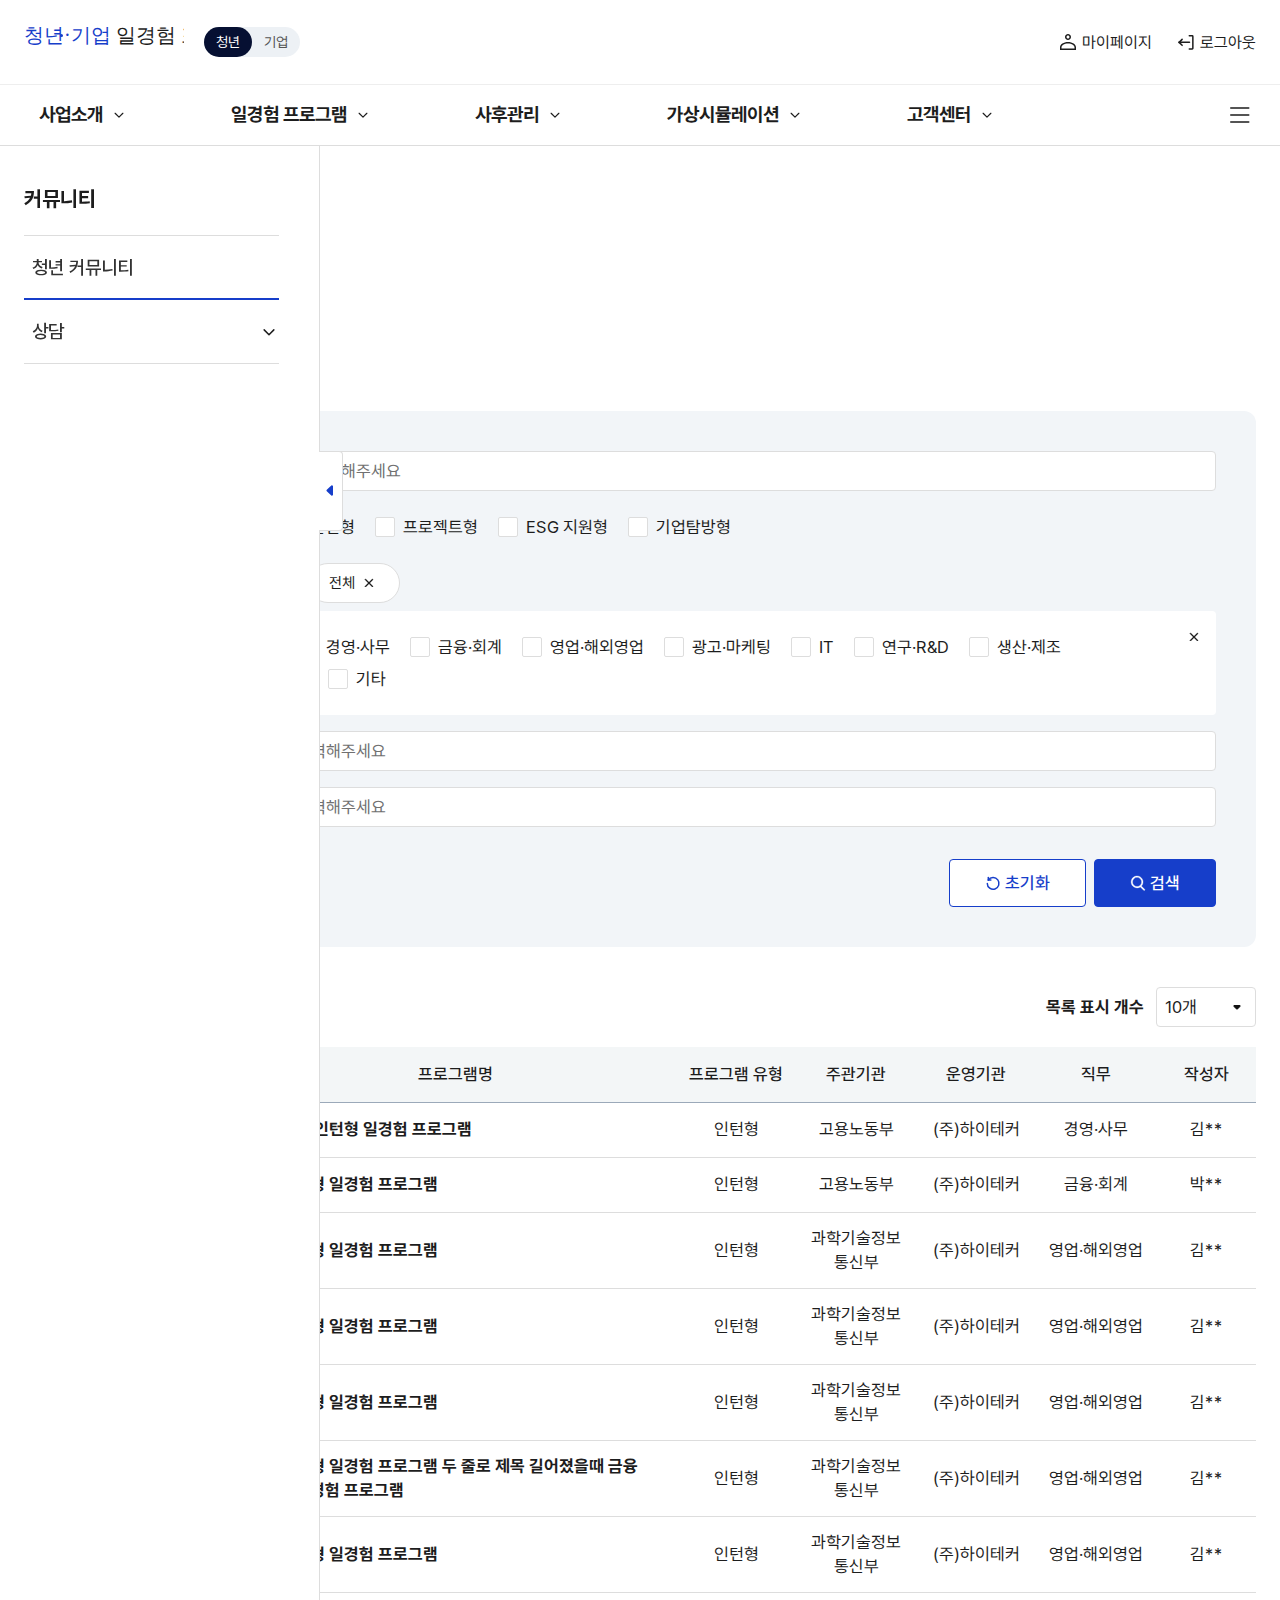
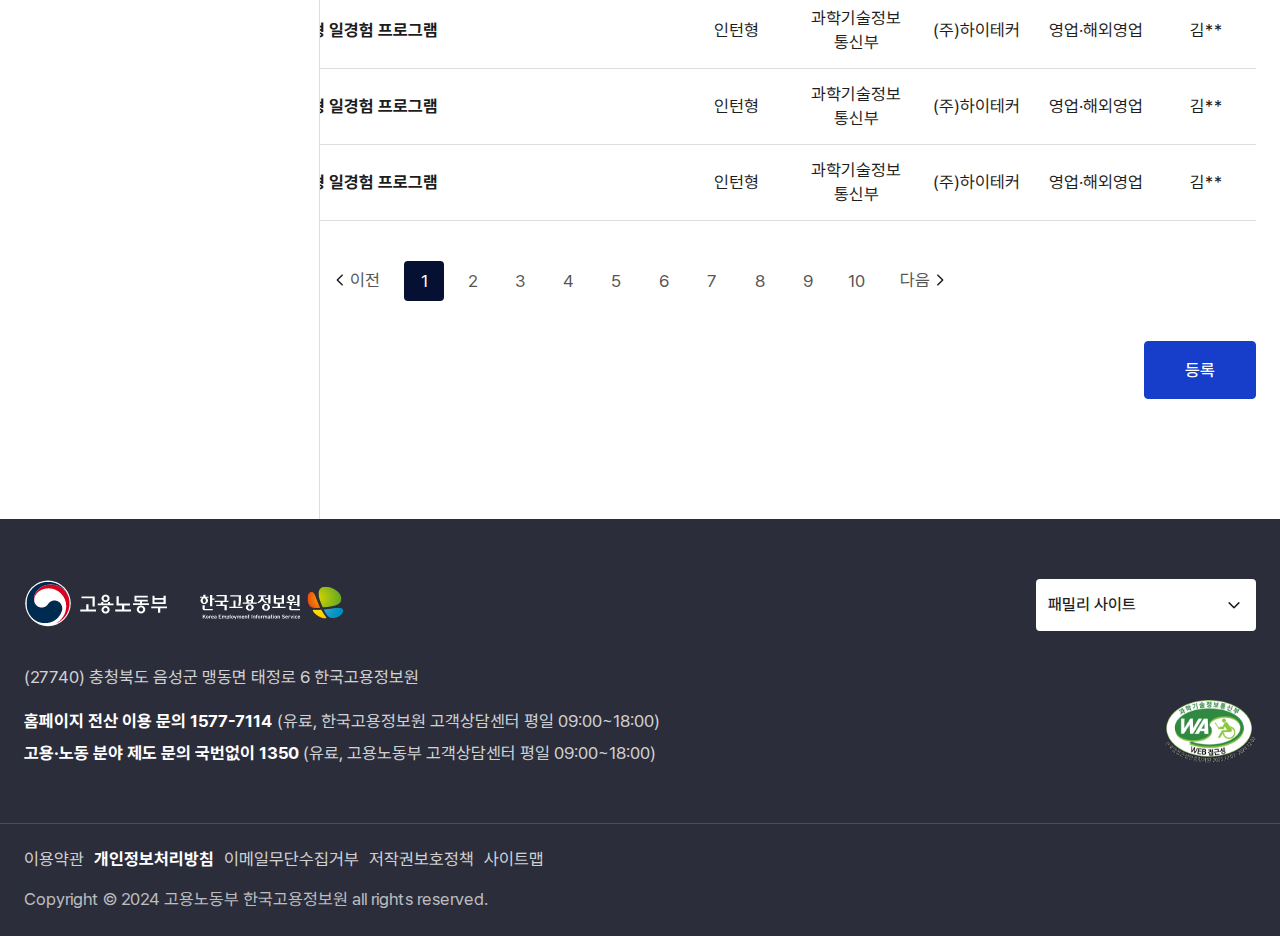
<file: workExperi/list.html>
<!DOCTYPE html>
<html lang="ko">
<head>
    <meta charset="UTF-8">
    <meta name="viewport" content="initial-scale=1.0,user-scalable=no,maximum-scale=1,width=device-width">
    <link rel="stylesheet" type="text/css" href="./css/common.css">
    <link rel="stylesheet" type="text/css" href="./css/layout.css">
    <link rel="stylesheet" type="text/css" href="./css/style.css">
    <link rel="stylesheet" href="./css/swiper-bundle.min.css">
    <title>청년·기업 일경험 포털</title>
</head>
<body>

<div class="wrapper">

    <!-- HEADER -->
    <header class="header">
        
        <div class="header-top">
            <div class="wrap">

                <h1 class="logo"><a href="javascript:;"><img src="./images/common/logo.svg" alt=""></a></h1>
                <ul class="type">
                    <li class="on"><a href="javascript:;">청년</a></li>
                    <li><a href="javascript:;">기업</a></li>
                </ul>

                <button class="btn-menu mob"><span class="blind">전체메뉴 열기</span></button><!-- 모바일용 메뉴 버튼 -->

                <ul class="util">

                    <!-- 비로그인시 -->
                    <!-- <li class="join"><a href="javascript:;">회원가입</a></li>
                    <li class="login"><a href="javascript:;">로그인</a></li> -->
                    <!-- //비로그인시 -->

                    <!-- 로그인시 -->
                    <li class="mypage">
                        <a href="javascript:;">마이페이지</a>
                        <a href="javascript:;" class="txt">김청년 님 안녕하세요!</a>
                    </li>
                    <li class="logout"><a href="javascript:;">로그아웃</a></li>
                    <!-- //로그인시 -->

                </ul>

            </div>
        </div>

        <div class="header-bottom">
            <div class="gnb_bg"></div>
            <div class="wrap">       

                <!-- GNB -->
                <nav class="gnb">
                    <ul>
                        <li>
                            <a href="javascript:;">사업소개</a>
                            <ul>
                                <li><a href="javascript:;">플랫폼 소개</a></li>
                                <li><a href="javascript:;">일경험 사업소개</a></li>
                            </ul>
                        </li>
                        <li>
                            <a href="javascript:;">일경험 프로그램</a>
                            <ul>
                                <li><a href="javascript:;">일경험 프로그램 검색</a></li>
                                <li><a href="javascript:;">일경험 프로그램 추진 일정</a></li>
                                <li><a href="javascript:;">일경험 참여 매칭</a></li>
                                <li><a href="javascript:;">운영기관</a></li>
                                <li><a href="javascript:;">참여기업</a></li>
                                <li><a href="javascript:;">진단관리</a></li>
                                <li><a href="javascript:;">상담관리</a></li>
                                <li><a href="javascript:;">만족도 조사</a></li>
                            </ul>
                        </li>
                        <li>
                            <a href="javascript:;">사후관리</a>
                            <ul>
                                <li><a href="javascript:;">수료증 진위확인</a></li>
                                <li><a href="javascript:;">청년 커뮤니티</a></li>
                            </ul>
                        </li>
                        <li>
                            <a href="javascript:;">가상시뮬레이션</a>
                            <ul>
                                <li><a href="javascript:;">VR 직업체험</a></li>
                                <li><a href="javascript:;">직업 동영상</a></li>
                            </ul>
                        </li>
                        <li>
                            <a href="javascript:;">고객센터</a>
                            <ul>
                                <li><a href="javascript:;">사이트 이용안내</a></li>
                                <li><a href="javascript:;">공지사항</a></li>
                                <li><a href="javascript:;">Q&A</a></li>
                                <li><a href="javascript:;">FAQ</a></li>
                                <li><a href="javascript:;">자료실</a></li>
                            </ul>
                        </li>
                    </ul>
                </nav>
                <!-- // GNB -->

                <button class="btn-menu"><span class="blind">전체메뉴 열기</span></button>

            </div>
        </div>

        <div class="mob-menu">

            <!-- GNB -->
            <nav class="gnb">
                <ul>
                    <li>
                        <a href="javascript:;" >사업소개</a>
                        <ul>
                            <li><a href="javascript:;">플랫폼 소개</a></li>
                            <li><a href="javascript:;">일경험 사업소개</a></li>
                        </ul>
                    </li>
                    <li class="is-expanded">
                        <a href="javascript:;">일경험 프로그램</a>
                        <ul>
                            <li><a href="javascript:;">일경험 프로그램 검색</a></li>
                            <li><a href="javascript:;">일경험 프로그램 추진 일정</a></li>
                            <li><a href="javascript:;">일경험 참여 매칭</a></li>
                            <li><a href="javascript:;">운영기관</a></li>
                            <li><a href="javascript:;">참여기업</a></li>
                            <li class="depth"><!-- 2depth 하위메뉴 있을시 .depth 클래스 추가 -->
                                <a href="javascript:;">진단관리</a>
                                <ul>
                                    <li><a href="javascript:;">진단관리1</a></li>
                                    <li><a href="javascript:;">진단관리2</a></li>
                                    <li><a href="javascript:;">진단관리3</a></li>
                                </ul>
                            </li>
                            <li><a href="javascript:;">상담관리</a></li>
                            <li><a href="javascript:;">만족도 조사</a></li>
                        </ul>
                    </li>
                    <li>
                        <a href="javascript:;">사후관리</a>
                        <ul>
                            <li><a href="javascript:;">수료증 진위확인</a></li>
                            <li><a href="javascript:;">청년 커뮤니티</a></li>
                        </ul>
                    </li>
                    <li>
                        <a href="javascript:;">가상 시뮬레이션</a>
                        <ul>
                            <li><a href="javascript:;">VR 직업체험</a></li>
                            <li><a href="javascript:;">직업 동영상</a></li>
                        </ul>
                    </li>
                    <li>
                        <a href="javascript:;">고객센터</a>
                        <ul>
                            <li><a href="javascript:;">사이트 이용안내</a></li>
                            <li><a href="javascript:;">공지사항</a></li>
                            <li><a href="javascript:;">Q&A</a></li>
                            <li><a href="javascript:;">FAQ</a></li>
                            <li><a href="javascript:;">자료실</a></li>
                        </ul>
                    </li>
                </ul>
            </nav>
            <!-- // GNB -->
        </div>

    </header>
    <!--// HEADER -->

    <!-- CONTAINER -->
    <main class="container">
       <div class="wrap">
            
        <div class="lnb">
            <div class="wrap">
                <!-- LNB : 뎁스 상관없이 현재 페이지에 li class="on" -->
                <nav>
                    <h2>커뮤니티</h2>
                    <ul>
                        <li class="on"><a href="javascript:;">청년 커뮤니티</a></li>
                        <li class="depth"><!-- 2depth 하위메뉴 있을시 .depth 클래스 추가 -->
                            <a href="javascript:;">상담</a>
                            <ul>
                                <li><a href="javascript:;">일경험 준비도 진단</a></li>
                                <li><a href="javascript:;">일경험 프로그램 참여유형 진단</a></li>
                            </ul>
                        </li>
                    </ul>
                    <a href="javascript:;" class="btn-lnb"><span class="blind">메뉴 닫기</span></a>
                </nav>
                <!-- // LNB -->
            </div>
        </div>

            <!-- CONTENT -->
            <div class="content">

                <!-- TOP -->
                <div class="content-top">
                    <div class="location">
                        <ul>
                            <li class="home"><a href="javascript:;">홈</a></li>
                            <li><a href="javascript:;">청년 커뮤니티</a></li>
                        </ul>
                    </div>

                    <h3>청년 커뮤니티</h3>
                </div>
                <!-- // TOP -->

                <!-- BODY -->
                <div class="content-body">
                    
                    <div class="search-area">
                            
                        <ul class="form-list">
                            <li>
                                <label class="label">프로그램명</label>
                                <div class="cont">
                                    <div class="ipt">
                                        <input type="text" placeholder="프로그램명을 입력해주세요">
                                        <button class="btn-del"><span class="blind">지우기</span></button>
                                    </div>
                                </div>
                            </li>
                            <li>
                                <label class="label">프로그램 유형</label>
                                <div class="cont">
                                    <div class="chk-group">
                                        <label class="chk"><input type="checkbox" checked><span>전체</span></label>
                                        <label class="chk"><input type="checkbox"><span>인턴형</span></label>
                                        <label class="chk"><input type="checkbox"><span>프로젝트형</span></label>
                                        <label class="chk"><input type="checkbox"><span>ESG 지원형</span></label>
                                        <label class="chk"><input type="checkbox"><span>기업탐방형</span></label>
                                    </div>
                                </div>
                            </li>
                            <li>
                                <div class="label"><label>직무</label></div>
                                <div class="cont">
                                    <div class="column">
                                        <div class="select-box-top">
                                            <button class="btn primary-line sm" data-show="jobCategory">직무선택</button><!-- data-show 속성에 대상 영역의 ID 추가 -->
                                            <div class="selected-item">
                                                <span class="btn-hash">전체<button class="btn-close"><span class="blind">삭제</span></button></span>
                                            </div>
                                        </div>
                                        <div class="select-box is-expanded" id="jobCategory"><!-- is-expanded 클래스 추가 시 열린 상태 -->
                                            <div class="chk-group">
                                                <label class="chk"><input type="checkbox" checked><span>전체</span></label>
                                                <label class="chk"><input type="checkbox"><span>경영·사무</span></label>
                                                <label class="chk"><input type="checkbox"><span>금융·회계</span></label>
                                                <label class="chk"><input type="checkbox"><span>영업·해외영업</span></label>
                                                <label class="chk"><input type="checkbox"><span>광고·마케팅</span></label>
                                                <label class="chk"><input type="checkbox"><span>IT</span></label>
                                                <label class="chk"><input type="checkbox"><span>연구·R&D</span></label>
                                                <label class="chk"><input type="checkbox"><span>생산·제조</span></label>
                                                <label class="chk"><input type="checkbox"><span>공공행정</span></label>
                                                <label class="chk"><input type="checkbox"><span>기타</span></label>
                                            </div>
                                            <button class="btn-close" data-show="jobCategory"><span class="blind">닫기</span></button>
                                        </div>
                                    </div>
                                </div>
                            </li>
                            <li>
                                <div class="label"><label>주관기관</label>
                                </div>
                                <div class="cont">
                                    <div class="ipt">
                                        <input type="text" placeholder="주관기관을 입력해주세요">
                                        <button class="btn-del"><span class="blind">지우기</span></button>
                                    </div>
                                </div>
                            </li>
                            <li>
                                <div class="label"><label>운영기관</label></div>
                                <div class="cont">
                                    <div class="ipt">
                                        <input type="text" placeholder="운영기관을 입력해주세요">
                                        <button class="btn-del"><span class="blind">지우기</span></button>
                                    </div>
                                </div>
                            </li>
                        </ul>

                        <div class="btn-toggle mob"><button>검색조건 열기</button></div>

                        <div class="btn-group">
                            <button class="btn primary-color md ico-search fr">검색</button>
                            <button class="btn primary-line md ico-reset fr">초기화</button>
                        </div>

                    </div>

                    <div class="list-top">
                        <div class="sort">
                            <div class="sort-label">목록 표시 개수</div>
                            <div class="sel">
                                <select name="" id="">
                                    <option value="">10개</option>
                                    <option value="">50개</option>
                                    <option value="">100개</option>
                                </select>
                            </div>
                        </div>
                        <p class="info">총 <strong>128</strong>건</p>
                    </div>

                    <div class="tbl-list">   
                        <table>
                            <caption>청년커뮤니티 표 - 번호, 참여기업명, 프로그램, 프로그램 유형, 주관기관, 운영기관, 직무, 작성자로 구성</caption><!-- 웹접근성 준수를 위해 캡션값 필수 -->
                            <colgroup>
                                <col style="width:60px;">
                                <col style="width:150px;">
                                <col>
                                <col style="width:120px;">
                                <col style="width:120px;">
                                <col style="width:120px;">
                                <col style="width:120px;">
                                <col style="width:100px;">
                            </colgroup>
                            <thead>
                                <tr>
                                    <th>번호</th>
                                    <th>참여기업명</th>
                                    <th>프로그램명</th>
                                    <th>프로그램 유형</th>
                                    <th>주관기관</th>
                                    <th>운영기관</th>
                                    <th>직무</th>
                                    <th>작성자</th>
                                </tr>
                            </thead>
                            <tbody>
                                <tr>
                                    <td aria-label="번호" class="m-hidden">1</td>
                                    <td aria-label="참여기업명">서울강남고용센터</td>
                                    <td aria-label="프로그램명" class="tal link"><a href="javascript:;"><strong>경영 실무 인턴형 일경험 프로그램</strong></a></td>
                                    <td aria-label="프로그램 유형">인턴형</td>
                                    <td aria-label="주관기관">고용노동부</td>
                                    <td aria-label="운영기관">(주)하이테커</td>
                                    <td aria-label="직무">경영·사무</td>
                                    <td aria-label="작성자">김**</td>
                                </tr>
                                <tr>
                                    <td aria-label="번호" class="m-hidden">2</td>
                                    <td aria-label="참여기업명">서울강남고용센터</td>
                                    <td aria-label="프로그램명" class="tal link"><a href="javascript:;"><strong>금융 인턴형 일경험 프로그램</strong></a></td>
                                    <td aria-label="프로그램 유형">인턴형</td>
                                    <td aria-label="주관기관">고용노동부</td>
                                    <td aria-label="운영기관">(주)하이테커</td>
                                    <td aria-label="직무">금융·회계</td>
                                    <td aria-label="작성자">박**</td>
                                </tr>
                                <tr>
                                    <td aria-label="번호" class="m-hidden">3</td>
                                    <td aria-label="참여기업명">서울강남고용센터</td>
                                    <td aria-label="프로그램명" class="tal link"><a href="javascript:;"><strong>영업 인턴형 일경험 프로그램</strong></a></td>
                                    <td aria-label="프로그램 유형">인턴형</td>
                                    <td aria-label="주관기관">과학기술정보 통신부</td>
                                    <td aria-label="운영기관">(주)하이테커</td>
                                    <td aria-label="직무">영업·해외영업</td>
                                    <td aria-label="작성자">김**</td>
                                </tr>
                                <tr>
                                    <td aria-label="번호" class="m-hidden">4</td>
                                    <td aria-label="참여기업명">서울강남고용센터</td>
                                    <td aria-label="프로그램명" class="tal link"><a href="javascript:;"><strong>영업 인턴형 일경험 프로그램</strong></a></td>
                                    <td aria-label="프로그램 유형">인턴형</td>
                                    <td aria-label="주관기관">과학기술정보 통신부</td>
                                    <td aria-label="운영기관">(주)하이테커</td>
                                    <td aria-label="직무">영업·해외영업</td>
                                    <td aria-label="작성자">김**</td>
                                </tr>
                                <tr>
                                    <td aria-label="번호" class="m-hidden">5</td>
                                    <td aria-label="참여기업명">서울강남고용센터</td>
                                    <td aria-label="프로그램명" class="tal link"><a href="javascript:;"><strong>영업 인턴형 일경험 프로그램</strong></a></td>
                                    <td aria-label="프로그램 유형">인턴형</td>
                                    <td aria-label="주관기관">과학기술정보 통신부</td>
                                    <td aria-label="운영기관">(주)하이테커</td>
                                    <td aria-label="직무">영업·해외영업</td>
                                    <td aria-label="작성자">김**</td>
                                </tr>
                                <tr>
                                    <td aria-label="번호" class="m-hidden">6</td>
                                    <td aria-label="참여기업명">서울강남고용센터</td>
                                    <td aria-label="프로그램명" class="tal link"><a href="javascript:;"><strong>금융 인턴형 일경험 프로그램 두 줄로 제목 길어졌을때 금융 인턴형 일경험 프로그램</strong></a></td>
                                    <td aria-label="프로그램 유형">인턴형</td>
                                    <td aria-label="주관기관">과학기술정보 통신부</td>
                                    <td aria-label="운영기관">(주)하이테커</td>
                                    <td aria-label="직무">영업·해외영업</td>
                                    <td aria-label="작성자">김**</td>
                                </tr>
                                <tr>
                                    <td aria-label="번호" class="m-hidden">7</td>
                                    <td aria-label="참여기업명">서울강남고용센터</td>
                                    <td aria-label="프로그램명" class="tal link"><a href="javascript:;"><strong>영업 인턴형 일경험 프로그램</strong></a></td>
                                    <td aria-label="프로그램 유형">인턴형</td>
                                    <td aria-label="주관기관">과학기술정보 통신부</td>
                                    <td aria-label="운영기관">(주)하이테커</td>
                                    <td aria-label="직무">영업·해외영업</td>
                                    <td aria-label="작성자">김**</td>
                                </tr>
                                <tr>
                                    <td aria-label="번호" class="m-hidden">8</td>
                                    <td aria-label="참여기업명">서울강남고용센터</td>
                                    <td aria-label="프로그램명" class="tal link"><a href="javascript:;"><strong>영업 인턴형 일경험 프로그램</strong></a></td>
                                    <td aria-label="프로그램 유형">인턴형</td>
                                    <td aria-label="주관기관">과학기술정보 통신부</td>
                                    <td aria-label="운영기관">(주)하이테커</td>
                                    <td aria-label="직무">영업·해외영업</td>
                                    <td aria-label="작성자">김**</td>
                                </tr>
                                <tr>
                                    <td aria-label="번호" class="m-hidden">9</td>
                                    <td aria-label="참여기업명">서울강남고용센터</td>
                                    <td aria-label="프로그램명" class="tal link"><a href="javascript:;"><strong>영업 인턴형 일경험 프로그램</strong></a></td>
                                    <td aria-label="프로그램 유형">인턴형</td>
                                    <td aria-label="주관기관">과학기술정보 통신부</td>
                                    <td aria-label="운영기관">(주)하이테커</td>
                                    <td aria-label="직무">영업·해외영업</td>
                                    <td aria-label="작성자">김**</td>
                                </tr>
                                <tr>
                                    <td aria-label="번호" class="m-hidden">10</td>
                                    <td aria-label="참여기업명">서울강남고용센터</td>
                                    <td aria-label="프로그램명" class="tal link"><a href="javascript:;"><strong>영업 인턴형 일경험 프로그램</strong></a></td>
                                    <td aria-label="프로그램 유형">인턴형</td>
                                    <td aria-label="주관기관">과학기술정보 통신부</td>
                                    <td aria-label="운영기관">(주)하이테커</td>
                                    <td aria-label="직무">영업·해외영업</td>
                                    <td aria-label="작성자">김**</td>
                                </tr>
                            </tbody>
                        </table>
                    </div>

                    <!-- PAGINATION : 현재 페이지에 li class="on" -->
                    <div class="pagination">
                        <a href="javascript:;" class="prev">이전</a>
                        <ul>
                            <li class="on"><a href="javascript:;">1</a></li>
                            <li><a href="javascript:;">2</a></li>
                            <li><a href="javascript:;">3</a></li>
                            <li><a href="javascript:;">4</a></li>
                            <li><a href="javascript:;">5</a></li>
                            <li><a href="javascript:;">6</a></li>
                            <li><a href="javascript:;">7</a></li>
                            <li><a href="javascript:;">8</a></li>
                            <li><a href="javascript:;">9</a></li>
                            <li><a href="javascript:;">10</a></li>
                        </ul>
                        <a href="javascript:;" class="next">다음</a>
                    </div>
                    <!-- // PAGINATION -->
                    
                    <div class="btn-group">
                        <button class="btn primary-color lg fr">등록</button>
                    </div>


                </div>
                <!-- // BODY -->

            </div>
            <!-- // CONTENT -->

       </div>
    </main>
    <!-- // CONTAINER -->

    <!-- FOOTER -->
    <footer class="footer">
        <div class="footer-top">
            <div class="wrap">
                <ul class="logo">
                    <li><a href="javascript:;"><img src="./images/common/logo-moel.png" alt="고용노동부"></a></li>
                    <li><a href="javascript:;"><img src="./images/common/logo-keis.png" alt="한국고용정보원"></a></li>
                </ul>
                <div class="family-site">
                    <button href="javascript:;">패밀리 사이트</button>
                </div>
                <p class="address">(27740) 충청북도 음성군 맹동면 태정로 6 한국고용정보원</p>
                <ul class="number">
                    <li>
                        <strong>홈페이지 전산 이용 문의 1577-7114</strong>
                        <span>(유료, 한국고용정보원 고객상담센터 평일 09:00~18:00)</span>
                    </li>
                    <li>
                        <strong>고용·노동 분야 제도 문의 국번없이 1350</strong>
                        <span>(유료, 고용노동부 고객상담센터 평일 09:00~18:00)</span>
                    </li>
                </ul>
                <a href="javascript:;" class="wa"><img src="./images/common/logo-wa.png" alt="웹접근성"></a>
            </div>
        </div>
        <div class="footer-bottom">
            <div class="wrap">
                <ul class="link">
                    <li><a href="javascript:;">이용약관</a></li>
                    <li><a href="javascript:;"><strong>개인정보처리방침</strong></a></li>
                    <li><a href="javascript:;">이메일무단수집거부</a></li>
                    <li><a href="javascript:;">저작권보호정책</a></li>
                    <li><a href="javascript:;">사이트맵</a></li>
                </ul>
                <p class="copyright">Copyright © 2024 고용노동부 한국고용정보원 all rights reserved.</p>
            </div>
        </div>
    </footer>
    <!-- // FOOTER -->

</div>

<script src="./js/jquery-1.12.4.min.js"></script>
<script src="./js/swiper-bundle.min.js"></script>
<script src="./js/common.js"></script>
</body>
</html>
</file>
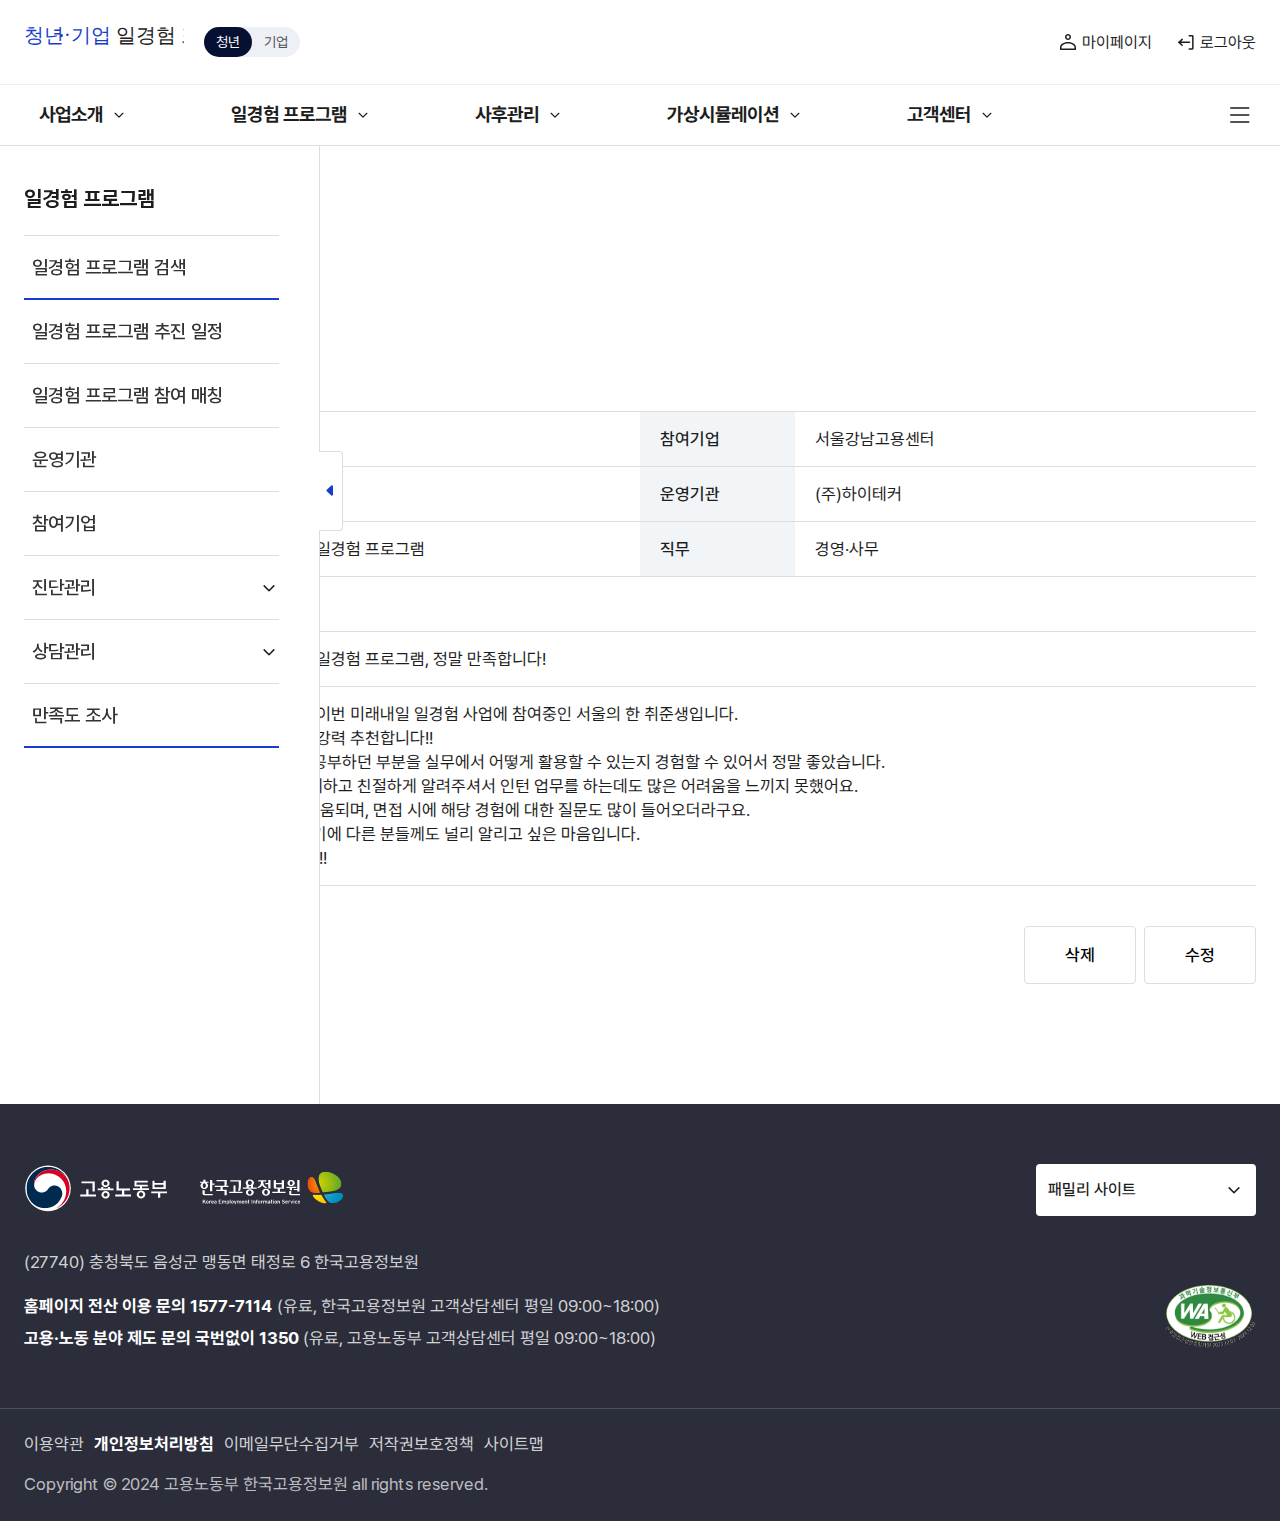
<file: workExperi/view.html>
<!DOCTYPE html>
<html lang="ko">
<head>
    <meta charset="UTF-8">
    <meta name="viewport" content="initial-scale=1.0,user-scalable=no,maximum-scale=1,width=device-width">
    <link rel="stylesheet" type="text/css" href="./css/common.css">
    <link rel="stylesheet" type="text/css" href="./css/layout.css">
    <link rel="stylesheet" type="text/css" href="./css/style.css">
    <link rel="stylesheet" href="./css/swiper-bundle.min.css">
    <title>청년·기업 일경험 포털</title>
</head>
<body>

<div class="wrapper">

    <!-- HEADER -->
    <header class="header">
        
        <div class="header-top">
            <div class="wrap">

                <h1 class="logo"><a href="javascript:;"><img src="./images/common/logo.svg" alt=""></a></h1>
                <ul class="type">
                    <li class="on"><a href="javascript:;">청년</a></li>
                    <li><a href="javascript:;">기업</a></li>
                </ul>

                <button class="btn-menu mob"><span class="blind">전체메뉴 열기</span></button><!-- 모바일용 메뉴 버튼 -->

                <ul class="util">

                    <!-- 비로그인시 -->
                    <!-- <li class="join"><a href="javascript:;">회원가입</a></li>
                    <li class="login"><a href="javascript:;">로그인</a></li> -->
                    <!-- //비로그인시 -->

                    <!-- 로그인시 -->
                    <li class="mypage">
                        <a href="javascript:;">마이페이지</a>
                        <a href="javascript:;" class="txt">김청년 님 안녕하세요!</a>
                    </li>
                    <li class="logout"><a href="javascript:;">로그아웃</a></li>
                    <!-- //로그인시 -->

                </ul>

            </div>
        </div>

        <div class="header-bottom">
            <div class="gnb_bg"></div>
            <div class="wrap">       

                <!-- GNB -->
                <nav class="gnb">
                    <ul>
                        <li>
                            <a href="javascript:;">사업소개</a>
                            <ul>
                                <li><a href="javascript:;">플랫폼 소개</a></li>
                                <li><a href="javascript:;">일경험 사업소개</a></li>
                            </ul>
                        </li>
                        <li>
                            <a href="javascript:;">일경험 프로그램</a>
                            <ul>
                                <li><a href="javascript:;">일경험 프로그램 검색</a></li>
                                <li><a href="javascript:;">일경험 프로그램 추진 일정</a></li>
                                <li><a href="javascript:;">일경험 참여 매칭</a></li>
                                <li><a href="javascript:;">운영기관</a></li>
                                <li><a href="javascript:;">참여기업</a></li>
                                <li><a href="javascript:;">진단관리</a></li>
                                <li><a href="javascript:;">상담관리</a></li>
                                <li><a href="javascript:;">만족도 조사</a></li>
                            </ul>
                        </li>
                        <li>
                            <a href="javascript:;">사후관리</a>
                            <ul>
                                <li><a href="javascript:;">수료증 진위확인</a></li>
                                <li><a href="javascript:;">청년 커뮤니티</a></li>
                            </ul>
                        </li>
                        <li>
                            <a href="javascript:;">가상시뮬레이션</a>
                            <ul>
                                <li><a href="javascript:;">VR 직업체험</a></li>
                                <li><a href="javascript:;">직업 동영상</a></li>
                            </ul>
                        </li>
                        <li>
                            <a href="javascript:;">고객센터</a>
                            <ul>
                                <li><a href="javascript:;">사이트 이용안내</a></li>
                                <li><a href="javascript:;">공지사항</a></li>
                                <li><a href="javascript:;">Q&A</a></li>
                                <li><a href="javascript:;">FAQ</a></li>
                                <li><a href="javascript:;">자료실</a></li>
                            </ul>
                        </li>
                    </ul>
                </nav>
                <!-- // GNB -->

                <button class="btn-menu"><span class="blind">전체메뉴 열기</span></button>

            </div>
        </div>

        <div class="mob-menu">

            <!-- GNB -->
            <nav class="gnb">
                <ul>
                    <li>
                        <a href="javascript:;" >사업소개</a>
                        <ul>
                            <li><a href="javascript:;">플랫폼 소개</a></li>
                            <li><a href="javascript:;">일경험 사업소개</a></li>
                        </ul>
                    </li>
                    <li class="is-expanded">
                        <a href="javascript:;">일경험 프로그램</a>
                        <ul>
                            <li><a href="javascript:;">일경험 프로그램 검색</a></li>
                            <li><a href="javascript:;">일경험 프로그램 추진 일정</a></li>
                            <li><a href="javascript:;">일경험 참여 매칭</a></li>
                            <li><a href="javascript:;">운영기관</a></li>
                            <li><a href="javascript:;">참여기업</a></li>
                            <li class="depth"><!-- 2depth 하위메뉴 있을시 .depth 클래스 추가 -->
                                <a href="javascript:;">진단관리</a>
                                <ul>
                                    <li><a href="javascript:;">진단관리1</a></li>
                                    <li><a href="javascript:;">진단관리2</a></li>
                                    <li><a href="javascript:;">진단관리3</a></li>
                                </ul>
                            </li>
                            <li><a href="javascript:;">상담관리</a></li>
                            <li><a href="javascript:;">만족도 조사</a></li>
                        </ul>
                    </li>
                    <li>
                        <a href="javascript:;">사후관리</a>
                        <ul>
                            <li><a href="javascript:;">수료증 진위확인</a></li>
                            <li><a href="javascript:;">청년 커뮤니티</a></li>
                        </ul>
                    </li>
                    <li>
                        <a href="javascript:;">가상 시뮬레이션</a>
                        <ul>
                            <li><a href="javascript:;">VR 직업체험</a></li>
                            <li><a href="javascript:;">직업 동영상</a></li>
                        </ul>
                    </li>
                    <li>
                        <a href="javascript:;">고객센터</a>
                        <ul>
                            <li><a href="javascript:;">사이트 이용안내</a></li>
                            <li><a href="javascript:;">공지사항</a></li>
                            <li><a href="javascript:;">Q&A</a></li>
                            <li><a href="javascript:;">FAQ</a></li>
                            <li><a href="javascript:;">자료실</a></li>
                        </ul>
                    </li>
                </ul>
            </nav>
            <!-- // GNB -->
        </div>

    </header>
    <!--// HEADER -->

    <!-- CONTAINER -->
    <main class="container">
       <div class="wrap">
            
        <div class="lnb">
            <div class="wrap">
                <!-- LNB : 뎁스 상관없이 현재 페이지에 li class="on" -->
                <nav>
                    <h2>일경험 프로그램</h2>
                    <ul>
                        <li class="on"><a href="javascript:;">일경험 프로그램 검색</a></li>
                        <li><a href="javascript:;">일경험 프로그램 추진 일정</a></li>
                        <li><a href="javascript:;">일경험 프로그램 참여 매칭</a></li>
                        <li><a href="javascript:;">운영기관</a></li>
                        <li><a href="javascript:;">참여기업</a></li>
                        <li class="depth"><!-- 2depth 하위메뉴 있을시 .depth 클래스 추가 -->
                            <a href="javascript:;">진단관리</a>
                            <ul>
                                <li><a href="javascript:;">일경험 준비도 진단</a></li>
                                <li><a href="javascript:;">일경험 프로그램 참여유형 진단</a></li>
                            </ul>
                        </li>
                        <li class="depth">
                            <a href="javascript:;">상담관리</a>
                            <ul>
                                <li><a href="javascript:;">고충 상담</a></li>
                                <li><a href="javascript:;">기업 멘토 상담</a></li>
                            </ul>
                        </li>
                        <li class="on">
                            <a href="javascript:;">만족도 조사</a>
                        </li>
                    </ul>
                    <a href="javascript:;" class="btn-lnb"><span class="blind">메뉴 닫기</span></a>
                </nav>
                <!-- // LNB -->
            </div>
        </div>

            <!-- CONTENT -->
            <div class="content">

                <!-- TOP -->
                <div class="content-top">
                    <div class="location">
                        <ul>
                            <li class="home"><a href="javascript:;">홈</a></li>
                            <li><a href="javascript:;">사후관리</a></li>
                            <li><a href="javascript:;">청년 커뮤니티</a></li>
                        </ul>
                    </div>

                    <h3>청년 커뮤니티</h3>
                </div>
                <!-- // TOP -->

                <!-- BODY -->
                <div class="content-body">

                    <div class="tbl-view">
                        <table>
                            <colgroup>
                                <col style="width:155px;">
                                <col>
                                <col style="width:155px;">
                                <col>
                            </colgroup>
                            <tbody>
                                <tr>
                                    <th>사업구분</th>
                                    <td>일경험 프로그램</td>
                                    <th>참여기업</th>
                                    <td>서울강남고용센터</td>
                                </tr>
                                <tr>
                                    <th>주관기관</th>
                                    <td>고용노동부</td>
                                    <th>운영기관</th>
                                    <td>(주)하이테커</td>
                                </tr>
                                <tr>
                                    <th>프로그램</th>
                                    <td>경영 실무 인턴형 일경험 프로그램</td>
                                    <th>직무</th>
                                    <td>경영·사무</td>
                                </tr>
                                <tr>
                                    <th>작성자</th>
                                    <td colspan="3">김 **</td>
                                </tr>
                                <tr>
                                    <th>제목</th>
                                    <td colspan="3">경영 실무 인턴형 일경험 프로그램, 정말 만족합니다!</td>
                                </tr>
                                <tr>
                                    <th>내용</th>
                                    <td colspan="3">
                                        안녕하세요. 저는 이번 미래내일 일경험 사업에 참여중인 서울의 한 취준생입니다.<br>
                                        저는 이 프로그램 강력 추천합니다!!<br>
                                        학교에서 이론만 공부하던 부분을 실무에서 어떻게 활용할 수 있는지 경험할 수 있어서 정말 좋았습니다.<br>
                                        실무자분들이 세세하고 친절하게 알려주셔서 인턴 업무를 하는데도 많은 어려움을 느끼지 못했어요.<br>
                                        또, 취업에 매우 도움되며, 면접 시에 해당 경험에 대한 질문도 많이 들어오더라구요.<br>
                                        도움이 많이 되었기에 다른 분들께도 널리 알리고 싶은 마음입니다.<br>
                                        많이 참여하세요~!!
                                    </td>
                                </tr>
                            </tbody>
                        </table>
                    </div>
                    
                    <div class="btn-group">
                        <button class="btn normal-line lg fl">목록</button>
                        <button class="btn normal-line lg fr">수정</button>
                        <button class="btn normal-line lg fr">삭제</button>
                    </div>

                </div>
                <!-- // BODY -->

            </div>
            <!-- // CONTENT -->

       </div>
    </main>
    <!-- // CONTAINER -->

    <!-- FOOTER -->
    <footer class="footer">
        <div class="footer-top">
            <div class="wrap">
                <ul class="logo">
                    <li><a href="javascript:;"><img src="./images/common/logo-moel.png" alt="고용노동부"></a></li>
                    <li><a href="javascript:;"><img src="./images/common/logo-keis.png" alt="한국고용정보원"></a></li>
                </ul>
                <div class="family-site">
                    <button href="javascript:;">패밀리 사이트</button>
                </div>
                <p class="address">(27740) 충청북도 음성군 맹동면 태정로 6 한국고용정보원</p>
                <ul class="number">
                    <li>
                        <strong>홈페이지 전산 이용 문의 1577-7114</strong>
                        <span>(유료, 한국고용정보원 고객상담센터 평일 09:00~18:00)</span>
                    </li>
                    <li>
                        <strong>고용·노동 분야 제도 문의 국번없이 1350</strong>
                        <span>(유료, 고용노동부 고객상담센터 평일 09:00~18:00)</span>
                    </li>
                </ul>
                <a href="javascript:;" class="wa"><img src="./images/common/logo-wa.png" alt="웹접근성"></a>
            </div>
        </div>
        <div class="footer-bottom">
            <div class="wrap">
                <ul class="link">
                    <li><a href="javascript:;">이용약관</a></li>
                    <li><a href="javascript:;"><strong>개인정보처리방침</strong></a></li>
                    <li><a href="javascript:;">이메일무단수집거부</a></li>
                    <li><a href="javascript:;">저작권보호정책</a></li>
                    <li><a href="javascript:;">사이트맵</a></li>
                </ul>
                <p class="copyright">Copyright © 2024 고용노동부 한국고용정보원 all rights reserved.</p>
            </div>
        </div>
    </footer>
    <!-- // FOOTER -->

</div>

<script src="./js/jquery-1.12.4.min.js"></script>
<script src="./js/swiper-bundle.min.js"></script>
<script src="./js/common.js"></script>
</body>
</html>
</file>
<file: workExperi/css/common.css>
@charset "utf-8";

/* fonts ---------------------------------------- */
@font-face {
	font-family: 'Pretendard';
	font-weight: 900;
	font-display: swap;
	src: local('Pretendard Black'), url(../fonts/Pretendard-Black.woff2) format('woff2'), url(../fonts/Pretendard-Black.woff) format('woff');
}

@font-face {
	font-family: 'Pretendard';
	font-weight: 800;
	font-display: swap;
	src: local('Pretendard ExtraBold'), url(../fonts/Pretendard-ExtraBold.woff2) format('woff2'), url(../fonts/Pretendard-ExtraBold.woff) format('woff');
}

@font-face {
	font-family: 'Pretendard';
	font-weight: 700;
	font-display: swap;
	src: local('Pretendard Bold'), url(../fonts/Pretendard-Bold.woff2) format('woff2'), url(../fonts/Pretendard-Bold.woff) format('woff');
}

@font-face {
	font-family: 'Pretendard';
	font-weight: 600;
	font-display: swap;
	src: local('Pretendard SemiBold'), url(../fonts/Pretendard-SemiBold.woff2) format('woff2'), url(../fonts/Pretendard-SemiBold.woff) format('woff');
}

@font-face {
	font-family: 'Pretendard';
	font-weight: 500;
	font-display: swap;
	src: local('Pretendard Medium'), url(../fonts/Pretendard-Medium.woff2) format('woff2'), url(../fonts/Pretendard-Medium.woff) format('woff');
}

@font-face {
	font-family: 'Pretendard';
	font-weight: 400;
	font-display: swap;
	src: local('Pretendard Regular'), url(../fonts/Pretendard-Regular.woff2) format('woff2'), url(../fonts/Pretendard-Regular.woff) format('woff');
}

@font-face {
	font-family: 'Pretendard';
	font-weight: 300;
	font-display: swap;
	src: local('Pretendard Light'), url(../fonts/Pretendard-Light.woff2) format('woff2'), url(../fonts/Pretendard-Light.woff) format('woff');
}

@font-face {
	font-family: 'Pretendard';
	font-weight: 200;
	font-display: swap;
	src: local('Pretendard ExtraLight'), url(../fonts/Pretendard-ExtraLight.woff2) format('woff2'), url(../fonts/Pretendard-ExtraLight.woff) format('woff');
}

@font-face {
	font-family: 'Pretendard';
	font-weight: 100;
	font-display: swap;
	src: local('Pretendard Thin'), url(../fonts/Pretendard-Thin.woff2) format('woff2'), url(../fonts/Pretendard-Thin.woff) format('woff');
}

/* reset ---------------------------------------- */
*{box-sizing:border-box;}
html,body{width:100%;height:100%;padding:0;margin:0;font-family:'Pretendard','Apple SD Gothic Neo','Ubuntu', 'Nanum Square','Dotum','돋움',sans-serif, 'Noto Sans TC'; color:#1D1D1D;}
body,div,dl,dt,dd,ul,ol,li,h1,h2,h3,h4,h5,h6,pre,code,form,fieldset,legend,textarea,p,blockquote,th,td,input,select,textarea,button{margin:0;padding:0}
fieldset,img{border:0 none}
dl,ul,ol,menu,li{list-style:none}
blockquote, q{quotes:none}
blockquote:before, blockquote:after,q:before, q:after{content:'';content:none}
h1,h2,h3,h4,h5{padding:0;margin:0;}
p{margin:0;padding:0;word-wrap:break-word;word-break:keep-all;}
a, a:hover, a:focus{text-decoration:inherit; color:inherit;}
fieldset,img{border:0 none}
img{position:relative;}
input,select,textarea,button{vertical-align:middle;font-family:inherit;}
input{appearance:none; -webkit-appearance:none; -webkit-border-radius:0; font-family:inherit; font-size:inherit; line-height:inherit;}
input::-ms-clear{display:none}
input::-webkit-contacts-auto-fill-button {visibility:hidden;display:none !important;pointer-events:none;position:absolute;right:0}
input[type=text]{color:#444; font-size:14px;}
button{border:0 none;border-radius:0;background-color:transparent;cursor:pointer}
address,caption,cite,code,dfn,em,var{font-style:normal;font-weight:normal}
caption{height: 0;padding: 0;font-size: 0;text-indent: -9999px;}
table{border-spacing:0;border-collapse:collapse;}
select{appearance:none; -webkit-appearance:none; font-family:inherit;}

input::-webkit-input-placeholder,
textarea::-webkit-input-placeholder{color:#707070; font-size:inherit;}
input:-moz-placeholder,
textarea:-moz-placeholder{color:#3d1e1e; font-size:inherit;}
input:-ms-input-placeholder,
textarea:-ms-input-placeholder{color:#707070; font-size:inherit;}

.blind{position:absolute; left:-9999px; width:0.01px; height:0.01px; font-size:0.1px; line-height:0.01px; overflow:hidden;}

.component-box{padding:50px 0;}
.component-box:first-child{padding-top:0;}
.component-tit{font-size:25px; margin-bottom:20px;}

.component-box .tbl table td{text-align:center; vertical-align:top;}
@media (max-width: 1024px) {
	.component-box .tbl:not(.tbl-view) table th[colspan="4"],
	.component-box .tbl:not(.tbl-view) table td[colspan="4"],
	.component-box .tbl:not(.tbl-view) table th.w100{width:100%;}
	.component-box .tbl:not(.tbl-view) table th.w100 ~ td{width:50%;}
	.component-box .tbl:not(.tbl-view) table td{width:80%;}
	.component-box .tbl:not(.tbl-view) table th{width:20%;}
}
</file>
<file: workExperi/css/layout.css>
@charset "utf-8";

/* LAYOUT --------------------------------------------------------------------------------------*/
.wrapper{display:flex; flex-direction:column; min-height:100vh;}
.wrap{width:100%; max-width:1440px; padding:0 24px; margin:0 auto;}

.container{flex:1; display:flex; flex-direction:column; margin-top:146px;}
.container .wrap{flex:1; display:flex; justify-content:space-between; min-height:100%;}

/* HEADER --------------------------------------------------------------------------------------*/
.header{position:fixed; top:0; left:0; width:100%; background:#fff; z-index:100;}

.header-top{}
.header-top .wrap{display:flex; align-items:center; height:84px; position:relative;}

.header-top .logo{margin-right:20px;}
.header-top .logo > a{display:block;}
.header-top .logo > a > img{display:block;}

.header-top .type{display:flex; border-radius:15px; background:#EDF1F5;}
.header-top .type > li{}
.header-top .type > li > a{display:block; color:#555; font-size:14px; line-height:30px; padding:0 12px; border-radius:15px;}
.header-top .type > li.on > a{background:#061032; color:#fff;}

.header-top .util{display:flex; align-items:center; position:absolute; right:24px; top:50%; transform:translateY(-50%);}
.header-top .util > li{} 
.header-top .util > li + li{margin-left:24px;}
.header-top .util > li > a{color:#1D1D1D; padding-left:24px; background-repeat:no-repeat; background-position:left center;}
.header-top .util > li.join > a{background-image:url(../images/common/ico-join.svg);}
.header-top .util > li.login > a{background-image:url(../images/common/ico-login.svg);}
.header-top .util > li.mypage > a{background-image:url(../images/common/ico-join.svg);}
.header-top .util > li.logout > a{background-image:url(../images/common/ico-logout.svg);}

.header-bottom{position:relative; border-top:1px solid #eee; border-bottom:1px solid #ddd;}

.header-bottom .gnb_bg{display:none; position:absolute; top:63px; left:0; width:100%; height:428px; border-bottom:1px solid #ddd; background:#fff; z-index:100;}

.header-bottom .wrap{position:relative; display:flex; align-items:center; justify-content:space-between;}

/* 1Depth */
.header-bottom .gnb{width:80%; max-width:1112px;}
.header-bottom .gnb > ul{display:flex; justify-content:space-between;}
.header-bottom .gnb > ul > li{position:relative; display:flex; align-items:flex-start; flex-direction:column;}
.header-bottom .gnb > ul > li > a{display:flex; align-items:center; padding:0 15px; color:#1D1D1D; font-size:19px; line-height:60px; font-weight:700; white-space:nowrap;}
.header-bottom .gnb > ul > li > a::after{content:''; display:block; width:16px; height:16px; margin-left:8px; background:url(../images/common/ico-arr.svg)no-repeat center / contain;}

/* 2Depth */
.header-bottom .gnb > ul > li > ul{display:none; position:absolute; top:62px; left:0; width:100%; padding:40px 0 60px 0; z-index:200;}
.header-bottom .gnb > ul > li:nth-child(1) > ul{padding-left:0;}
.header-bottom .gnb > ul > li > ul > li{}
.header-bottom .gnb > ul > li > ul > li + li{margin-top:24px;}
.header-bottom .gnb > ul > li > ul > li > a{display:inline-block; padding:0 16px; color:#1D1D1D; font-size:17px; font-weight:400; white-space:nowrap;}

/* header is-expanded */
.header-bottom.is-expanded .gnb > ul > li > ul,
.header-bottom.is-expanded .gnb_bg{display:block;}

.header-bottom .btn-menu{display:block; width:32px; height:32px; background:url(../images/common/ico-menu.svg)no-repeat center;}

/* 모바일 hidden */
.header-top .util > li.mypage > .txt{display:none;}
.header-top .btn-menu.mob{display:none;}
.header .mob-menu{display:none;}

/* FOOTER --------------------------------------------------------------------------------------*/
.footer{background:#2B2D3A; font-size:17px; line-height:20px; color:rgba(255, 255, 255, 0.8);}
.footer strong{color:#fff; font-weight:700;}

.footer-top{padding:60px 0; }
.footer-top .wrap{position:relative;}

.footer-top .logo{display:flex;}
.footer-top .logo > li + li{margin-left:32px;}
.footer-top .logo > li > a,
.footer-top .logo > li > a img{display:block;}
.footer-top .address{margin-top:40px;}
.footer-top .number{margin-top:24px;}
.footer-top .number > li + li{margin-top:12px;}
.footer-top .family-site{position:absolute; top:0; right:24px;}
.footer-top .family-site button{position:relative; display:block; padding:0 40px 0px 12px; min-width:220px; background:#fff; color:#1D1D1D; font-size:16px; font-weight:500; line-height:52px; text-align:left; border-radius:4px;}
.footer-top .family-site button::after{content:''; display:block; width:20px; height:20px; background:url(../images/common/ico-arr.svg)no-repeat center / contain; position:absolute; right:12px; top:50%; margin-top:-10px;}
.footer-top .wa{position:absolute; bottom:0; right:24px;}
.footer-top .wa a,
.footer-top .wa img{display:block;}

.footer-bottom{border-top:1px solid #495056; padding:25px 0 27px;}
.footer-bottom .wrap{display:flex; justify-content:space-between; align-items:center;}
.footer-bottom .link{display:flex; flex-wrap:wrap; white-space:nowrap; margin:-5px;}
.footer-bottom .link > li{padding:5px;}
.footer-bottom .link > li > a{display:block;}

.footer-bottom .copyright{color:rgba(255, 255, 255, 0.7);}

/* LNB --------------------------------------------------------------------------------------*/
.lnb{position:relative; z-index:99;}
.lnb::before{content:''; display:block; width:295px; height:100%; position:absolute; left:0; top:0; background:#fff; border-right:1px solid #ddd; }
.lnb .wrap{position:sticky; top:146px; left:0; padding:0; max-width:unset; min-height:unset;}
.lnb nav{margin:40px 0 120px 0; padding-right:40px; width:295px;}
.lnb nav h2{margin-bottom:24px; font-size:21px; line-height:25px; font-weight:700;}
.lnb nav > ul > li + li{margin-top:-1px;}
.lnb nav > ul > li > a{display:block; position:relative; padding:20px 20px  20px 8px; border-top:1px solid #ddd; border-bottom:1px solid #ddd; font-size:19px; font-weight:500; color:#333;}
.lnb nav > ul > li > a:hover{background-color:#F2F5F8;}
.lnb nav > ul > li > a::after{content:''; display:none; position:absolute; bottom:-1px; left:0; width:100%; height:2px; background-color:#163ECA; z-index:1;}
.lnb nav > ul > li.on > a::after{display:block;}
.lnb nav > ul > li.depth > a::before{content:''; display:block; width:20px; height:20px; position:absolute; right:0; top:0; height:100%; background:url(../images/common/ico-arr.svg)no-repeat center;}
.lnb nav > ul > li.depth.is-expanded > a::before{transform:rotate(180deg);}
.lnb nav > ul > li > ul{display:none;}
.lnb nav > ul > li.depth.is-expanded > ul{display:block; padding:12px 0;}
.lnb nav > ul > li.depth > ul > li > a{position:relative; display:block; padding:12px 16px 12px 24px; border-radius:8px; font-size:15px; font-weight:400; color:#333333; line-height:20px;}
.lnb nav > ul > li.depth > ul > li > a::before{content:''; display:block; width:2px; height:2px; border-radius:50%; background:#636B73; position:absolute; left:16px; top:50%; margin-top:-1px;}
.lnb nav > ul > li.depth > ul > li > a:hover{background:#F2F5F8;}
.lnb nav > ul > li.depth > ul > li.on > a{border:2px solid #163ECA; border-radius:8px; background:#fff;}

.btn-lnb{display:block; width:24px; height:80px; position:absolute; right:-24px; top:265px; background:#fff url(../images/common/ico-arr-b.svg)no-repeat center; border:1px solid #ddd; border-left:0 none; border-radius:0 4px 4px 0;}

.container.lnb-collapsed .lnb::before{display:none;}
.container.lnb-collapsed .lnb .wrap{width:0;}
.container.lnb-collapsed .lnb nav{padding:0; pointer-events:none;}
.container.lnb-collapsed .lnb nav > *:not(.btn-lnb){opacity:0; visibility:hidden; z-index:-100;}
.container.lnb-collapsed .content{width:100%; border-left:0; padding-left:0;}
.container.lnb-collapsed .btn-lnb{left:0; transform:unset; background:#163ECA url(../images/common/ico-arr-w.svg)no-repeat center; pointer-events:auto;}

/* LOCATION --------------------------------------------------------------------------------------*/
.location{margin-bottom:80px;}
.location ul{display:flex;}
.location ul > li + li{display:flex; align-items:center;}
.location ul > li + li::before{content:''; display:block; width:6px; height:10px; background:url(../images/common/ico-arr-right.svg)no-repeat center; margin:0 10px;}
.location ul > li > a{display:block; font-size:15px;}
.location ul > li.home > a{height:16px; padding-left:28px; background:url(../images/common/ico-home.svg)no-repeat left top;}

/* CONTENTS --------------------------------------------------------------------------------------*/
.content{width:calc(100% - 296px); padding:40px 0 120px 60px; min-height:100%; font-size:17px; line-height:1.2;}
.content-top{margin-bottom:80px;}
.content-top h3{font-size:40px; font-weight:700; line-height:47px; }

@media (max-width: 1280px) {

    /* FOOTER --------------------------------------------------------------------------------------*/
    .footer-bottom .wrap{display:block;}
    .footer-bottom .wrap .copyright{margin-top:20px;}

    /* LNB --------------------------------------------------------------------------------------*/
    .lnb nav{position:absolute; top:0; left:0;}
    .content{width:100%; border-left:0; padding-left:0;}

}

@media (max-width: 1024px) {

    /* LAYOUT --------------------------------------------------------------------------------------*/
    .wrap{padding:0 16px;}

    .container{margin-top:60px;}

    /* HEADER --------------------------------------------------------------------------------------*/
    .header-top{border-bottom:1px solid #ddd;}

    .header-top .wrap{align-items:start; flex-wrap:wrap; height:60px; padding-top:15px; padding-bottom:15px;}
    .header-top .logo > a > img{height:30px;}
    .header-top .type > li > a{font-size:13px;}

    .header-top .util{display:none; position:static; top:auto; right:auto; transform:unset; width:100%; margin-top:32px;}
    .header-top .util > li.mypage > a{display:none;}
    .header-top .util > li.mypage > .txt{display:block; background:unset; padding:0; font-size:21px; font-weight:700;}
    .header-top .util > li + li{margin-left:8px;}
    .header-top .util > li > a:not(.txt){padding:0 8px; background:#fff !important; border-radius:5px; border:1px solid #eee; color:#555; line-height:22px; font-size:13px; font-weight:500;}

    .header-bottom{display:none;}

    .header .btn-menu.mob{position:absolute; right:19px; top:20px; display:block; width:20px; height:20px; background:url(../images/common/ico-m-menu.svg)no-repeat center;}
    
    .mob-menu{flex:1; display:none;}
    .mob-menu .gnb{height:100%; position:relative;}
    .mob-menu .gnb::before{content:''; display:block; border-right:1px solid #ddd; position:absolute; left:160px; top:0; height:100%;}
    .mob-menu .gnb > ul{position:relative; }
    .mob-menu .gnb > ul > li{display:flex;}
    .mob-menu .gnb > ul > li > a{display:flex; align-items:center; width:160px; min-height:60px; padding:12px 20px; border-bottom:1px solid #ddd; background-color:#F6F8FA; word-break:keep-all;}
    .mob-menu .gnb > ul > li.is-expanded > a{width:161px; background-color:#fff; color:#163ECA; font-weight:700; border-right:1px solid #fff;}
    .mob-menu .gnb > ul > li > ul{display:none; padding:20px 32px; position:absolute; top:0; left:0; margin-left:160px; width:Calc(100% - 160px);}
    .mob-menu .gnb > ul > li.is-expanded > ul{display:block;}
    .mob-menu .gnb > ul > li > ul > li + li{margin-top:20px;}
    .mob-menu .gnb > ul > li > ul > li > a{position:relative; display:block; font-size:15px; font-weight:500;}
    .mob-menu .gnb > ul > li > ul > li.depth > a::after{content:''; display:block; width:20px; height:100%; position:absolute; right:0; top:0; background:url(../images/common/ico-arr-g.svg)no-repeat center;}
    .mob-menu .gnb > ul > li > ul > li.depth > ul{display:none;}
    .mob-menu .gnb > ul > li > ul > li.depth.is-expanded > ul{display:block;}

    .header.is-expanded{height:100%; display:flex; flex-direction:column;}
    .header.is-expanded .header-top .wrap{height:134px; padding-bottom:32px;}
    .header.is-expanded .header-top h1{display:none;}
    .header.is-expanded .header-top .util{display:flex;}
    .header.is-expanded .btn-menu.mob{background-image:url(../images/common/ico-m-close.svg);;}
    .header.is-expanded .mob-menu{display:block;}

    
    /* FOOTER --------------------------------------------------------------------------------------*/
    .footer{font-size:15px; line-height:18px;}
    .footer-top{padding:32px 0;}
    .footer-top .logo > li + li{margin-left:20px;}
    .footer-top .wa{display:none;}
    .footer-bottom{padding:32px 0;}
    .footer-bottom .link{margin:-4px -6px;}
    .footer-bottom .link > li{padding:4px 6px;}
    .footer-bottom .copyright{font-size:13px;}
    
    /* LNB --------------------------------------------------------------------------------------*/
    .lnb{display:none;}
    .lnb .wrap{top:61px;}

    /* LOCATION --------------------------------------------------------------------------------------*/
    .location{margin-bottom:40px;}
    .location ul > li > a{font-size:13px;}
    .location ul > li.home > a{text-indent:-999px; padding-left:20px;}

    /* CONTENTS --------------------------------------------------------------------------------------*/
    .content{padding-top:26px; font-size:15px;}
    .content-top{margin-bottom:32px;}
    .content-top h3{font-size:32px; line-height:38px;}

}

@media (max-width: 768px) {

    /* HEADER --------------------------------------------------------------------------------------*/
    .mob-menu .gnb::before{left:120px;}
    .mob-menu .gnb > ul > li > a{width:120px;}
    .mob-menu .gnb > ul > li.is-expanded > a{width:121px;}
    .mob-menu .gnb > ul > li > ul{margin-left:120px; width:calc(100% - 120px);}

    /* FOOTER --------------------------------------------------------------------------------------*/
    .footer-top .logo > li > a img{height:32px;}
    .footer-top .family-site{margin-top:20px; position:relative; top:auto; right:auto;}
    .footer-top .family-site button{width:100%; line-height:48px; font-size:15px;}
    .footer-top .address{margin-top:32px;}
    .footer-top .number{margin-top:20px;}
    .footer-top .number li + li{margin-top:12px;}
    .footer-top .number strong{display:block;}
    .footer-top .number span{display:block; margin-top:8px;}

    /* LOCATION --------------------------------------------------------------------------------------*/
    .location ul > li:not(.home):not(:last-child){display:none;}
    .location ul > li.home{display:flex; align-items:center;}
    .location ul > li.home::after{content:''; display:block; width:6px; height:10px; background:url(../images/common/ico-arr-right.svg)no-repeat center; margin:0 10px;}
    .location ul > li:last-child > a{order:3;}
    .location ul > li:last-child::before{order:2;}
    .location ul > li:last-child::after{content:'...'; display:block; order:1;}
    .location ul > li:nth-child(2)::after,
    .location ul > li:nth-child(2)::before{display:none;}
}


/* 

.row{display:flex; flex-wrap:wrap;}
.row .col-12{width:100%;}
.row .col-8{width:66.66666667%;}
.row .col-6{width:50%;}
.row .col-4{width:33.33333333%;}
.row .col-3{width:25%;}

@media (max-width: 1024px) {
    .row .col-lg-6{width:50%;}
}

@media (max-width: 768px) {

} */
</file>
<file: workExperi/css/style.css>
@charset "utf-8";

/* BUTTON ------------------------------------*/
.btn{display:inline-block; border:1px solid #163ECA; border-radius:4px; font-weight:500; font-size:17px; text-align:center; vertical-align:middle;}

.btn.primary-color{background-color:#163ECA; color:#fff;}
.btn.primary-color:hover{background-color:#112F97; border-color:#112F97;}
.btn.primary-line{background-color:#fff; color:#163ECA;}
.btn.primary-line:hover{border-color:#112F97;}
.btn.normal-line{background:#fff; border-color:#ddd;}
.btn.normal-line:hover{border-color:#555;}
.btn[disabled]{background-color:#D8D8D8 !important; color:#717171 !important; border-color:#D8D8D8 !important;}

.btn.lg{min-width:112px; padding:0 40px; line-height:56px;}
.btn.md{min-width:112px; padding:0 35px; line-height:46px;}
.btn.sm{min-width:84px; padding:0 15px; font-size:15px; line-height:38px;}
.btn.xs{min-width:64px; padding:0 12px; font-size:15px; line-height:34px;}

.btn[class*=ico-]{display:inline-flex; align-items:center;}
.btn[class*=ico-]::before{content:''; display:block; width:16px; height:20px; margin-right:4px; background-repeat:no-repeat; background-position:center; vertical-align:middle;}

.btn.ico-reset::before{background-image:url(../images/common/ico-reset.svg);}
.btn.ico-search::before{background-image:url(../images/common/ico-search.svg);}

.btn-group{margin-top:40px;}
.btn-group::after{content:''; display:block; clear:both;}
.btn-group .fl{float:left;}
.btn-group .fr{float:right;}

.btn-group .fl{margin-right:8px;}
.btn-group .fr{margin-left:8px;}

.btn-del, .btn-close{display:block; width:20px; height:20px; background:url(../images/common/ico-btn-del.svg)no-repeat center;}

.btn-toggle{display:flex; align-items:center; justify-content:center; position:relative;}
.btn-toggle::before{content:''; display:block; position:absolute; bottom:19px; left:0; width:100%; border-top:1px solid #ddd;}
.btn-toggle button{position:relative; display:inline-flex; align-items:center; padding:9px 24px; border:1px solid #ddd; border-radius:20px; font-weight:500; font-size:17px; text-align:center; vertical-align:middle; white-space:nowrap; background:#fff; z-index:1;}
.btn-toggle button::before{content:''; display:block; width:16px; height:16px; margin-right:4px; background:url(../images/common/ico-toggle-collapsed.svg)no-repeat center;}
.btn-toggle button.is-expanded::before{background-image:url(../images/common/ico-toggle-expanded.svg);}
.btn-toggle.mob{display:none;}

.btn-hash {display:inline-flex; align-items:center; border-radius:20px; min-width:84px; padding:10px 20px; font-size:15px; line-height:18px; background:#fff; border:1px solid #ddd;}
.btn-hash .btn-close{display:inline-block; height:18px; margin-left:4px;}

/* FORM ------------------------------------*/

/* SELECT */
.sel select{height:40px; padding:0 40px 0 8px; width:100%; min-width:150px; border-radius:4px; border:1px solid #ddd; background:#fff url(../images/common/ico-arr-sel.svg)no-repeat right 8px center; font-size:inherit; color:inherit;}

/* INPUT */
.ipt{display:block; position:relative;}
.ipt input{height:40px; border:1px solid #ddd; padding:0 40px 0 12px; width:100%; border-radius:4px; font-size:inherit; color:inherit;}
.ipt .btn-del{display:none; position:Absolute; top:50%; right:8px; margin-top:-10px;}
.ipt input:read-only + .btn-del{display:none !important;}

/* CALENDAR */
.calendar{display:flex; align-items:center;}
.calendar > * + *{margin-left:8px;}
.calendar .ipt, .ipt.calendar{max-width:150px;}
.calendar .ipt input, .ipt.calendar input{background:#fff url(../images/common/ico-calendar.svg)no-repeat right 8px center;}

/* TEXTAREA */
.txtarea textarea{height:100px; border:1px solid #ddd; padding:10px 12px; width:100%; border-radius:4px; font-size:inherit; color:inherit;}

.ipt input:read-only, .txtarea textarea:read-only, .sel textarea:read-only{background-color:#FCFAF0;}
.ipt input:disabled, .txtarea textarea:disabled, .sel select:disabled{opacity:1; background-color:#F5F5F5; color:#707070;}
.sel select:disabled{background-image:url(../images/common/ico-arr-sel-dis.svg);}

.err.ipt input,
.err.txtarea textarea,
.err.sel select{border-color:#EE0000;}
.err-msg{color:#EE0000; margin-top:8px; text-align:left;}

/* CHECKBOX */
.chk-group{display:flex; flex-wrap:wrap;}
.chk{display:inline-block; position:relative; margin-right:20px;} 
.chk input[type=checkbox]{width:20px; height:20px; position:absolute; top:50%; left:0; margin-top:-10px; z-index:1;}
.chk input[type=checkbox] + span{display:flex; align-items:center; position:relative; min-height:32px; line-height:1.2;}
.chk input[type=checkbox] + span::before{content:''; display:block; width:20px; height:20px; margin-right:8px; border:1px solid #ddd; background-color:#fff; border-radius:2px; box-sizing:border-box;}
.chk input[type=checkbox]:checked + span::before{border-color:#163ECA; background:#163ECA url(../images/common/ico-chk.svg)no-repeat center;}
.chk input[type=checkbox]:disabled + span::before{border-color:#ddd; background-color:#f5f5f5;}
.chk input[type=checkbox]:disabled:checked + span::before{border-color:#ddd; background:#f5f5f5 url(../images/common/ico-chk-dis.svg)no-repeat center;}

/* RADIO */
.rdo-group{display:flex; flex-wrap:wrap;}
.rdo{display:inline-block; position:relative; margin-right:20px;} 
.rdo input[type=radio]{width:20px; height:20px; position:absolute; top:50%; left:0; margin-top:-10px; z-index:1; border-radius:50%;}
.rdo input[type=radio] + span{display:flex; align-items:center; position:relative; min-height:32px; line-height:1.2;}
.rdo input[type=radio] + span::before{content:''; display:block; width:20px; height:20px; margin-right:8px; border:1px solid #ddd; background-color:#fff; border-radius:50%; box-sizing:border-box;}
.rdo input[type=radio]:checked + span::before{background:#fff url(../images/common/ico-rdo.svg)no-repeat center;}
.rdo input[type=radio]:disabled + span::before{border-color:#ddd; background-color:#f5f5f5;}
.rdo input[type=radio]:disabled:checked + span::before{border-color:#ddd; background:#f5f5f5 url(../images/common/ico-rdo-dis.svg)no-repeat center;}

/* RADIO BUTTON TYPE */
.rdo.btn{margin-right:8px; border:0 none; border-radius:unset; font-weight:unset; font-size:unset;} 
.rdo.btn input[type=radio]{width:100%; height:100%; border-radius:4px; top:0; margin-top:0; border-radius:0;}
.rdo.btn input[type=radio] + span{display:block; min-width:57px; padding:8px 12px; font-size:15px; line-height:18px; background:#fff; border:1px solid #ddd; text-align:center; border-radius:4px;}
.rdo.btn input[type=radio] + span::before{display:none;}
.rdo.btn input[type=radio]:checked + span{border-color:#163ECA; color:#163ECA;}

.w150{width:150px;}
.w100{width:100px;}

 .txt-link{display:inline-block; color:#163ECA; text-decoration:underline;}
 .txt-link:hover, .txt-link:focus{color:#112F97; text-decoration:underline;}


/* SEARCH ------------------------------------*/
.search-area{margin-bottom:40px; padding:40px; background:#F2F5F8; border-radius:12px;}
.search-area .btn-group{margin-top:32px;}
.search-area .select-box-top{display:flex; align-items:flex-start;}
.search-area .select-box-top .selected-item{flex:1; display:flex; flex-wrap:wrap; margin-left:20px; margin-bottom:-8px;}
.search-area .select-box-top .selected-item .btn-hash{margin-right:8px; margin-bottom:8px;}
.search-area .select-box{display:none; margin-top:8px; background:#fff; padding:20px 44px 20px 16px; border-radius:4px; position:relative;}
.search-area .select-box.is-expanded{display:block;}
.search-area .select-box .btn-close{position:absolute; right:12px; top:16px;}

.form-list{display:flex; flex-direction:column; gap:16px 0;}
.form-list > li{display:flex; align-items:flex-start; gap:0 20px;}
.form-list .label{display:flex; align-items:center; width:120px; min-height:40px; font-weight:700; }
.form-list .cont{flex:1; display:flex; align-items:center; min-height:40px;}
.form-list .cont .ipt{flex:1;}

.row{flex:1; display:flex; flex-wrap:wrap; align-items:center; gap:8px 0; margin-right:-8px;}
.row > *{margin-right:8px;}
.row > span{margin-right:20px;}
.row .ipt{flex:1;}
.row > .calendar{margin-right:12px;}
.row > .calendar{margin-right:12px;}
.row > .rdo-group{margin-right:0;}
.row > .row{margin-left:20px;}
.column{display:flex; flex-direction:column; width:100%;}

/* .row{display:flex; flex:1; align-items:center;}
.row .ipt{flex:1;}
.row > * + *{margin-left:8px;}
.row * + .calendar,
.row * + .rdo-group{margin-left:20px;}
.column{display:flex; flex-direction:column; width:100%;}
 */


/* TAG -------------------------------------------*/
.label-txt{display:inline-block; padding:0 8px; margin-right:4px; font-size:15px; line-height:24px; font-style:normal; border-radius:5px;}

.label-txt.bg0{background-color:#E4E4E4; color:#2D2D2D;}
.label-txt.bg1{background-color:#EDF1F5; color:#1D1D1D;}
.label-txt.bg2{background-color:#FFF7F1; color:#E15D00;}

.label-txt.bg3{background-color:#EFF5FF; color:#1D56BC;}
.label-txt.bg4{background-color:#F0FBFF; color:#0074E5;}
.label-txt.bg5{background-color:#EDF8F8; color:#097C7C;}
.label-txt.bg6{background-color:#F4EFFA; color:#350E6E;}

/* LIST TOP ------------------------------------*/
.list-top{display:flex; align-items:center; justify-content:space-between; margin-bottom:20px;}
.list-top .sort{display:flex; align-items:center; order:2;}
.list-top .sort .sort-label{display:block; font-weight:700; margin-right:12px;}
.list-top .sort .sel select{min-width:100px;}
.list-top .info{font-size:21px; line-height:25px; font-weight:700; order:1;}
.list-top .info strong{color:#163ECA;}


/* CARD LIST ------------------------------------*/
.card-list{display:flex; flex-wrap:wrap; margin:-12px;}
.card-list > li{padding:12px; width:calc(100% / 3);}

.card-list .card{display:flex; flex-direction:column; height:100%; padding:24px 26px; border:1px solid #ddd; border-radius:12px; background:#fff;}
.card-list .card-top{display:flex; flex-wrap:wrap; margin-bottom:20px;}

.card-list .link{flex:1; font-size:19px; line-height:25px; font-weight:700; margin-bottom:34px; }
.card-list .link a{display:flex; align-items:center;}
.card-list .link a::after{content:''; display:inline-block; min-width:20px; height:20px; background:url(../images/common/ico-arr.svg)no-repeat; vertical-align:middle; transform:rotate(-90deg);}
.card-list .link strong{display:-webkit-box; -webkit-line-clamp:2; -webkit-box-orient:vertical; text-overflow:ellipsis; overflow:hidden;}

.card-list .card-con{display:table; width:100%; font-size:15px; line-height:18px; margin-bottom:18px;}
.card-list .card-con > li{display:table-row;}
.card-list .card-con > li > *{display:table-cell; padding:6px 0;}
.card-list .card-con > li > strong{font-weight:500;}
.card-list .card-con > li > span{color:#555;}

.card-list .card-bottom{display:flex; justify-content:flex-end;}

/* TABLE ------------------------------------*/
[class*=tbl] table{table-layout:fixed; width:100%; border-top:1px solid #ddd; line-height:24px;}
[class*=tbl] table tbody th{background:#F2F5F8; text-align:left; font-weight:500;}
[class*=tbl] table tbody th, [class*=tbl] table tbody td{height:55px; padding:15px 20px; border-bottom:1px solid #ddd; word-break:keep-all;}

.req{font-style:normal; color:#EE0000; font-size:17px; font-weight:500; margin-left:4px;}

/* TABLE LIST ------------------------------------*/
[class*=tbl].tbl-list table{width:100%; table-layout:fixed; border-top:0 none;}
[class*=tbl].tbl-list table th,
[class*=tbl].tbl-list table td{height:55px; padding:13px 12px 14px; text-align:center; word-break:keep-all;}
[class*=tbl].tbl-list table thead{border-bottom:1px solid #9BA9B9;}
[class*=tbl].tbl-list table thead th{background:#F3F6F7; font-weight:500;}
[class*=tbl].tbl-list table tbody td{border-bottom:1px solid #ddd;}
[class*=tbl].tbl-list table tbody td.tal{text-align:left;}

/* TABLE WRITE ------------------------------------*/
[class*=tbl].tbl-write table td{padding:7px 8px;}

/* BUTTON ------------------------------------*/
.pagination{margin-top:40px;}
.pagination,
.pagination ul{display:flex; align-items:center; justify-content:center; color:#555;}
.pagination > a{display:flex; align-items:center;}
.pagination .prev{margin-right:20px;}
.pagination .prev::before{content:''; display:block; width:20px; height:20px; background:url(../images/common/ico-arr.svg)no-repeat; transform:rotate(90deg);}
.pagination .next::after{content:''; display:block; width:20px; height:20px; background:url(../images/common/ico-arr.svg)no-repeat; transform:rotate(-90deg);}
.pagination .next{margin-left:20px;}
.pagination ul > li{padding:0 4px;}
.pagination ul > li > a{display:block; min-width:40px; text-align:center; line-height:40px;}
.pagination ul > li.on > a{color:#fff; background-color:#061032; border-radius:4px;}

/* MAIN --------------------------------------------------------------------------------------*/
section{padding:60px 0;}
section:last-child{padding-bottom:0;}
section h2{font-size:28px; font-weight:700;}

/* INFO */
section.info .wrap{display:flex; justify-content:space-between;}
section.info .wrap > div{position:relative; display:flex; flex-direction:column; width:calc(50% - 18px);}

section.info .list,
section.info .swiper{width:100%; margin-top:32px; padding:32px; border:1px solid #C6C6C6; border-radius:12px; flex:1;}
section.info .list > li + li{margin-top:16px;}
section.info .list > li > a{display:flex; padding-left:11px; position:relative; justify-content:space-between; white-space:nowrap;}
section.info .list > li > a::before{content:''; display:block; width:3px; height:3px; position:absolute; left:0; top:50%; background:#636B73; border-radius:50%; transform:translateY(-50%);}
section.info .list > li > a .tit{text-overflow:ellipsis; overflow:hidden; max-width:100%; padding-right:50px;}
section.info .list > li > a .date{color:#555;}

section.info .btn_more{display:flex; align-items:center; position:absolute; right:0; top:8px; font-size:14px; line-height:20px;}
section.info .btn_more::after{content:''; display:block; width:20px; height:20px; margin-left:4px; background:#fff url(../images/ico_info_plus.png)no-repeat center;}

section.info .video{position:relative;}
section.info .video .swiper{padding:0;}
section.info .video .swiper a{display:flex; font-size:18px; line-height:26px; font-weight:500; border-radius:12px; background:#fff;}
section.info .video .swiper a .img{}
section.info .video .swiper a .img img{display:block;}
section.info .video .swiper a .txt{padding:32px;}
section.info .video .swiper a .txt span{display:block;}

section.info .video .swiper-controller{display:flex; align-items:center; position:absolute; left:calc(50% + 32px); bottom:32px; transform:translateX(50%); z-index:1;}
section.info .video .swiper-controller button{display:block; width:40px; height:40px; position:relative; margin:0; right:auto; left:auto; top:auto; background:#fff; border:1px solid #c6c6c6; border-radius:50%; opacity:1;}
section.info .video .swiper-controller .swiper-button-next::after, 
section.info .video .swiper-controller .swiper-button-prev::after{display:block; width:100%; height:100%; background:url(../images/ico_slide_arr.png)no-repeat center; font-size:0;}
section.info .video .swiper-controller .swiper-button-prev::after{transform:rotate(180deg);}
section.info .video .swiper-controller .swiper-button-disabled{background:#f0f0f0;}
section.info .video .swiper-controller .swiper-button-disabled::after{opacity:0.5;}
section.info .video .swiper-pagination{position:relative; display:flex; width:auto; bottom:auto; left:auto;}

/* COMPANY */
section.company{overflow-x:hidden; padding-top:60px;}
section.company .wrap:last-child{ padding-bottom:120px; background:url(../images/ico_company_bg.png)no-repeat bottom left 24px; overflow:hidden;}

.marquee{display:flex; margin-top:42px; margin-bottom:40px; position:relative;}
.marquee_group ul{display:flex;}
.marquee_group ul > li{padding:16px;}
.marquee_group ul > li > a{display:flex; padding:24px 20px; background:#EDF1F5; border-radius:4px; font-size:17px; line-height:20px; font-weight:500; white-space:nowrap; align-items:center;}
.marquee_group ul > li > a::after{content:''; display:block; width:20px; height:20px; background:url(../images/ico_marquee_arr.png)no-repeat center; margin-left:12px;}

section.company .btn_more{display:flex; align-items:center; font-size:16px; font-weight:500; line-height:40px; float:right;}
section.company .btn_more::after{content:''; display:block; width:40px; height:40px; margin-left:12px; background:#fff url(../images/ico_marquee_plus.png)no-repeat center; border:1px solid #E4E4E4; border-radius:50%;}


@media (max-width: 1024px) {

    /* BUTTON ------------------------------------*/
    .btn{font-size:15px;}
    
    .btn.lg{min-width:104px; padding:0 35px;}
    .btn[class*=ico-]{justify-content:center;}

    .btn-group{margin-top:40px;}
    
    /* FORM ------------------------------------*/
    .form-chk input[type=checkbox] + label{min-height:36px;}

    .ipt input[type=text],
    .sel select{height:48px;}

    /* SEARCH ------------------------------------*/
    .search-area{margin-left:-16px; margin-right:-16px; padding:32px 16px; border-radius:0;}


    /* LIST TOP ------------------------------------*/
    .list-top{margin-bottom:24px;}
    .list-top .info{font-size:19px;}

    /* CARD LIST ------------------------------------*/
    .card-list > li{width:50%;}

    /* TABLE ------------------------------------*/
    [class*=tbl] table,
    [class*=tbl] table tbody{display:block;}
    [class*=tbl] table tbody tr{display:flex; flex-wrap:wrap;}
    [class*=tbl] table tbody th{display:flex; width:100px; height:auto; align-items:center;}
    [class*=tbl] table tbody td{width:calc(100% - 100px); height:auto;}
    [class*=tbl] table tbody th, .tbl table tbody td{padding:15px 12px;}


    /* TABLE LIST ------------------------------------*/
    [class*=tbl].tbl-list table{display:block;}
    [class*=tbl].tbl-list table col{width:auto !important;}
    [class*=tbl].tbl-list table thead{display:none;}
    [class*=tbl].tbl-list table tbody{display:block; border-top:1px solid #9BA9B9;}
    [class*=tbl].tbl-list table tbody tr{display:flex; flex-wrap:wrap; padding:16px 0 24px; border-bottom:1px solid #ddd;}
    [class*=tbl].tbl-list table tbody td{width:50%; display:flex; text-align:left; border-bottom:0 none; padding:0; padding-top:8px; height:auto; order:1; color:#555;}
    [class*=tbl].tbl-list table tbody td.link{width:100%; order:0; color:#1D1D1D; font-size:17px;}
    [class*=tbl].tbl-list table tbody td.link a{margin-bottom:12px;}
    [class*=tbl].tbl-list table tbody td.m-hidden{display:none;}    
    [class*=tbl].tbl-list table tbody td:not(.link)::before{content:attr(aria-label); display:block; min-width:108px; padding-right:20px; color:#1d1d1d; white-space:nowrap;} 



}

@media (max-width: 768px) {

    /* BUTTON ------------------------------------*/
    .btn-group{display:flex; margin-left:-4px; margin-right:-4px;}
    .btn-group .btn{flex:1; margin:0 4px;}

    /* SEARCH ------------------------------------*/
    .form-list{gap:24px;}
    .form-list > li{flex-direction:column;}
    .form-list .label{width:100%; min-height:auto; margin-bottom:12px;}
    .form-list .cont{width:100%;}
    .select-box{padding:32px 12px 12px 12px;}
    .select-box .btn-close{top:12px; right:12px;}
    
    .btn-toggle.mob{display:flex; margin-top:24px;}

    /* LIST TOP ------------------------------------*/  
    .list-top{flex-wrap:wrap;}
    .list-top .sort{width:100%; order:unset; justify-content:flex-end; margin-bottom:12px;}
    .list-top .info{width:100%; order:unset;}

    /* CARD LIST ------------------------------------*/
    .card-list > li{width:100%;}

    /* TABLE LIST ------------------------------------*/
    [class*=tbl].tbl-list table tbody td{width:100%;}
}
</file>
